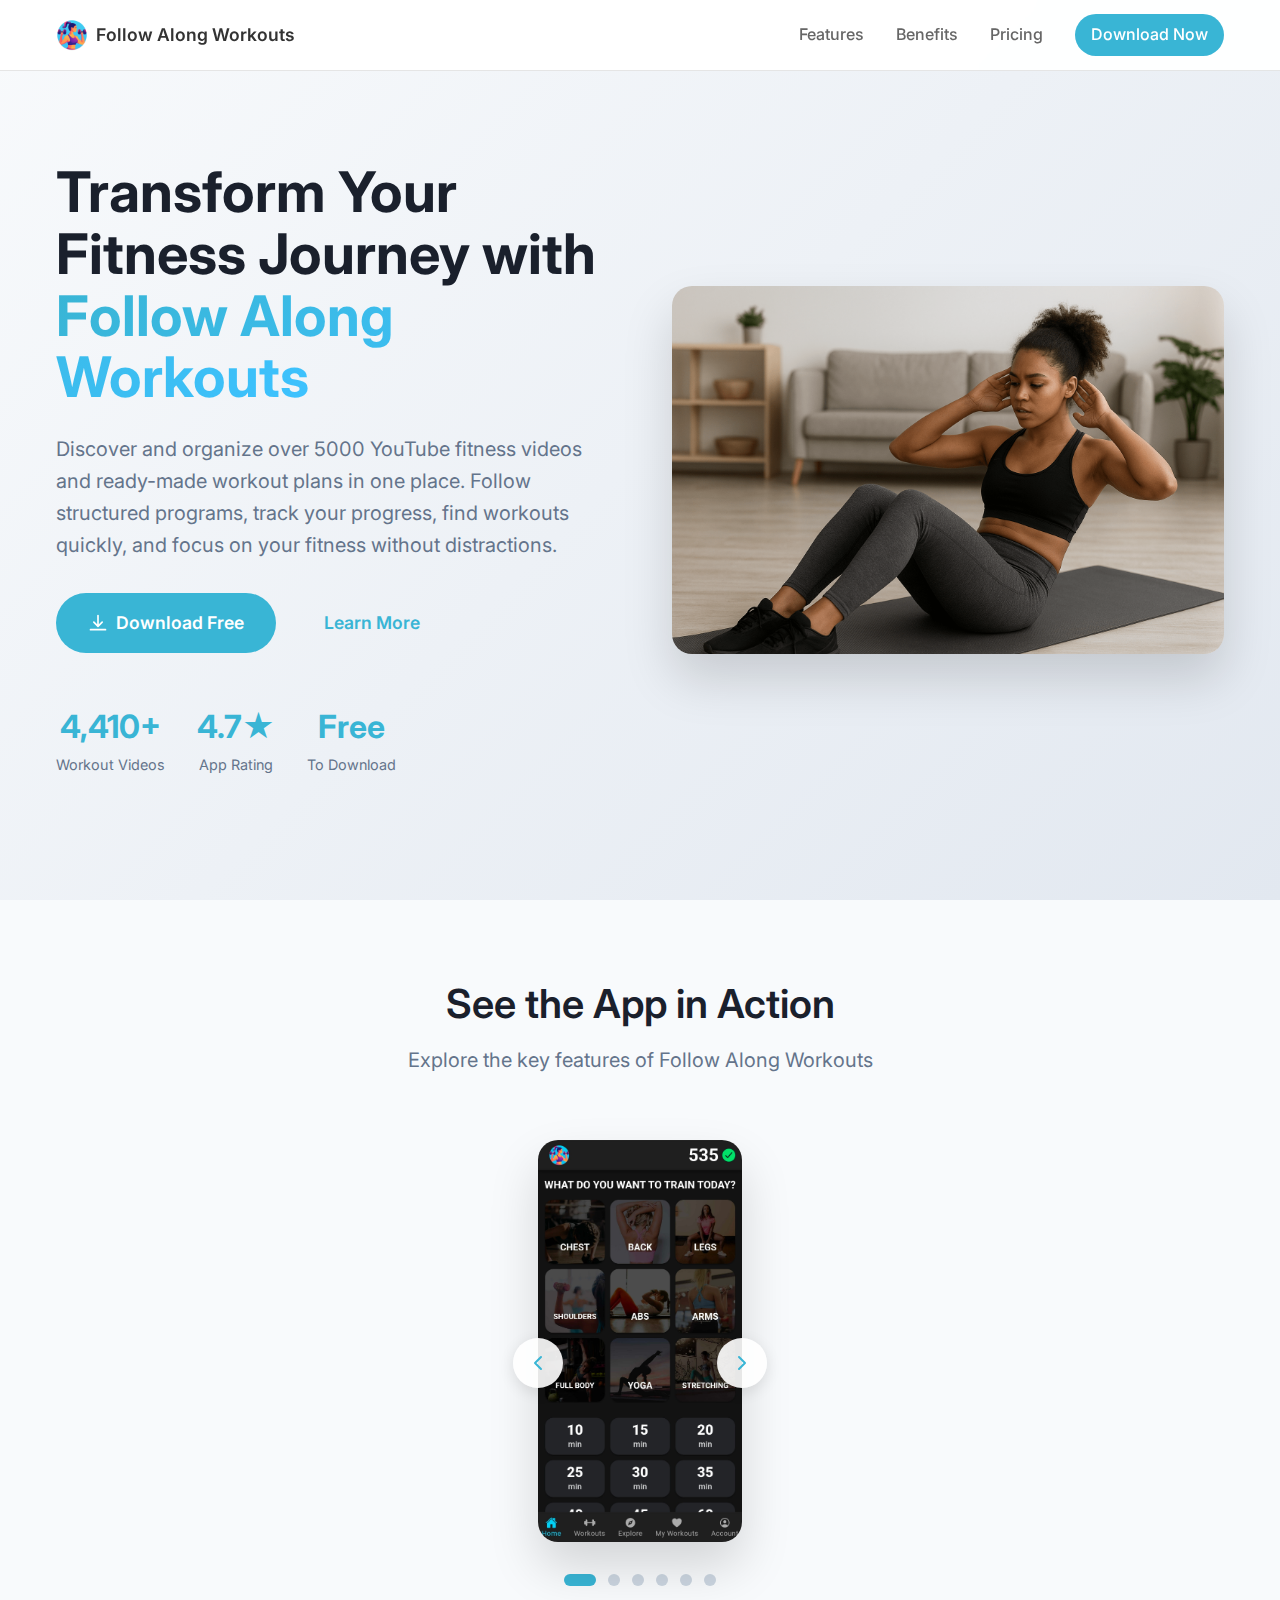
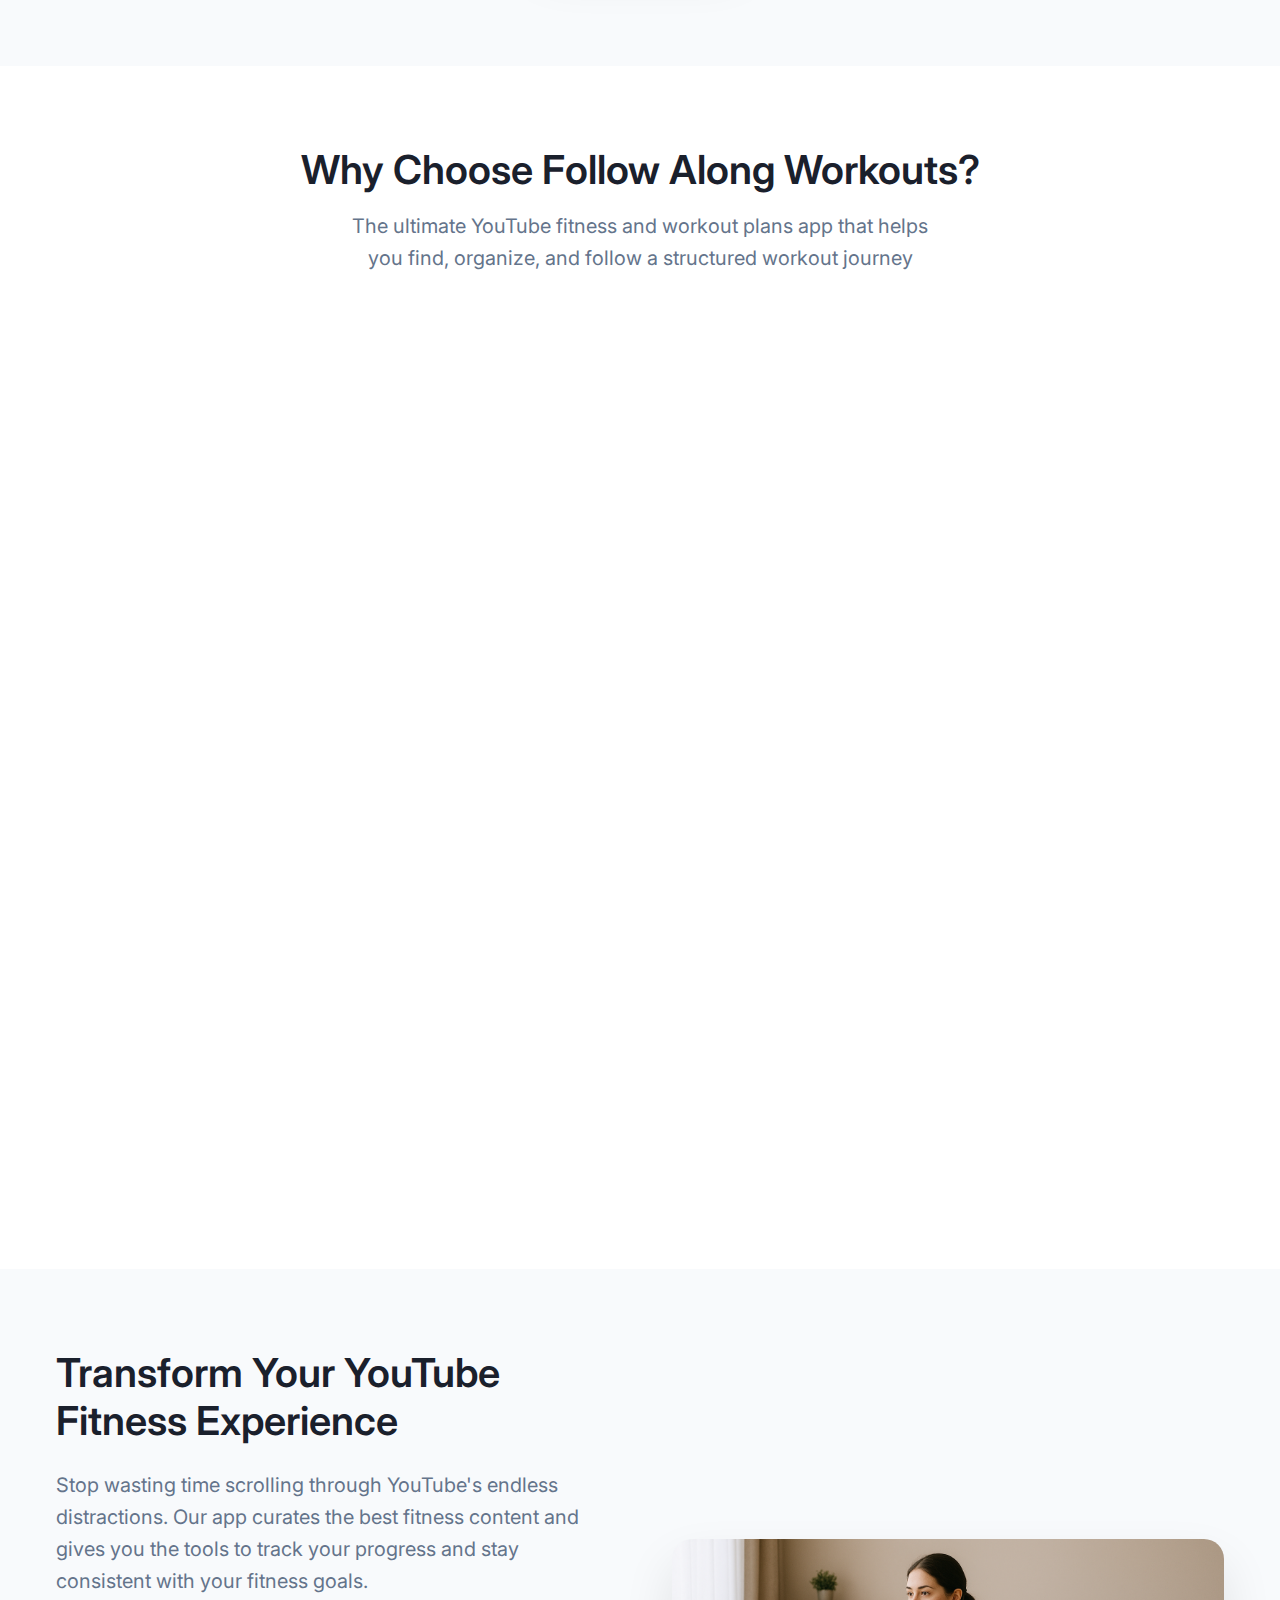
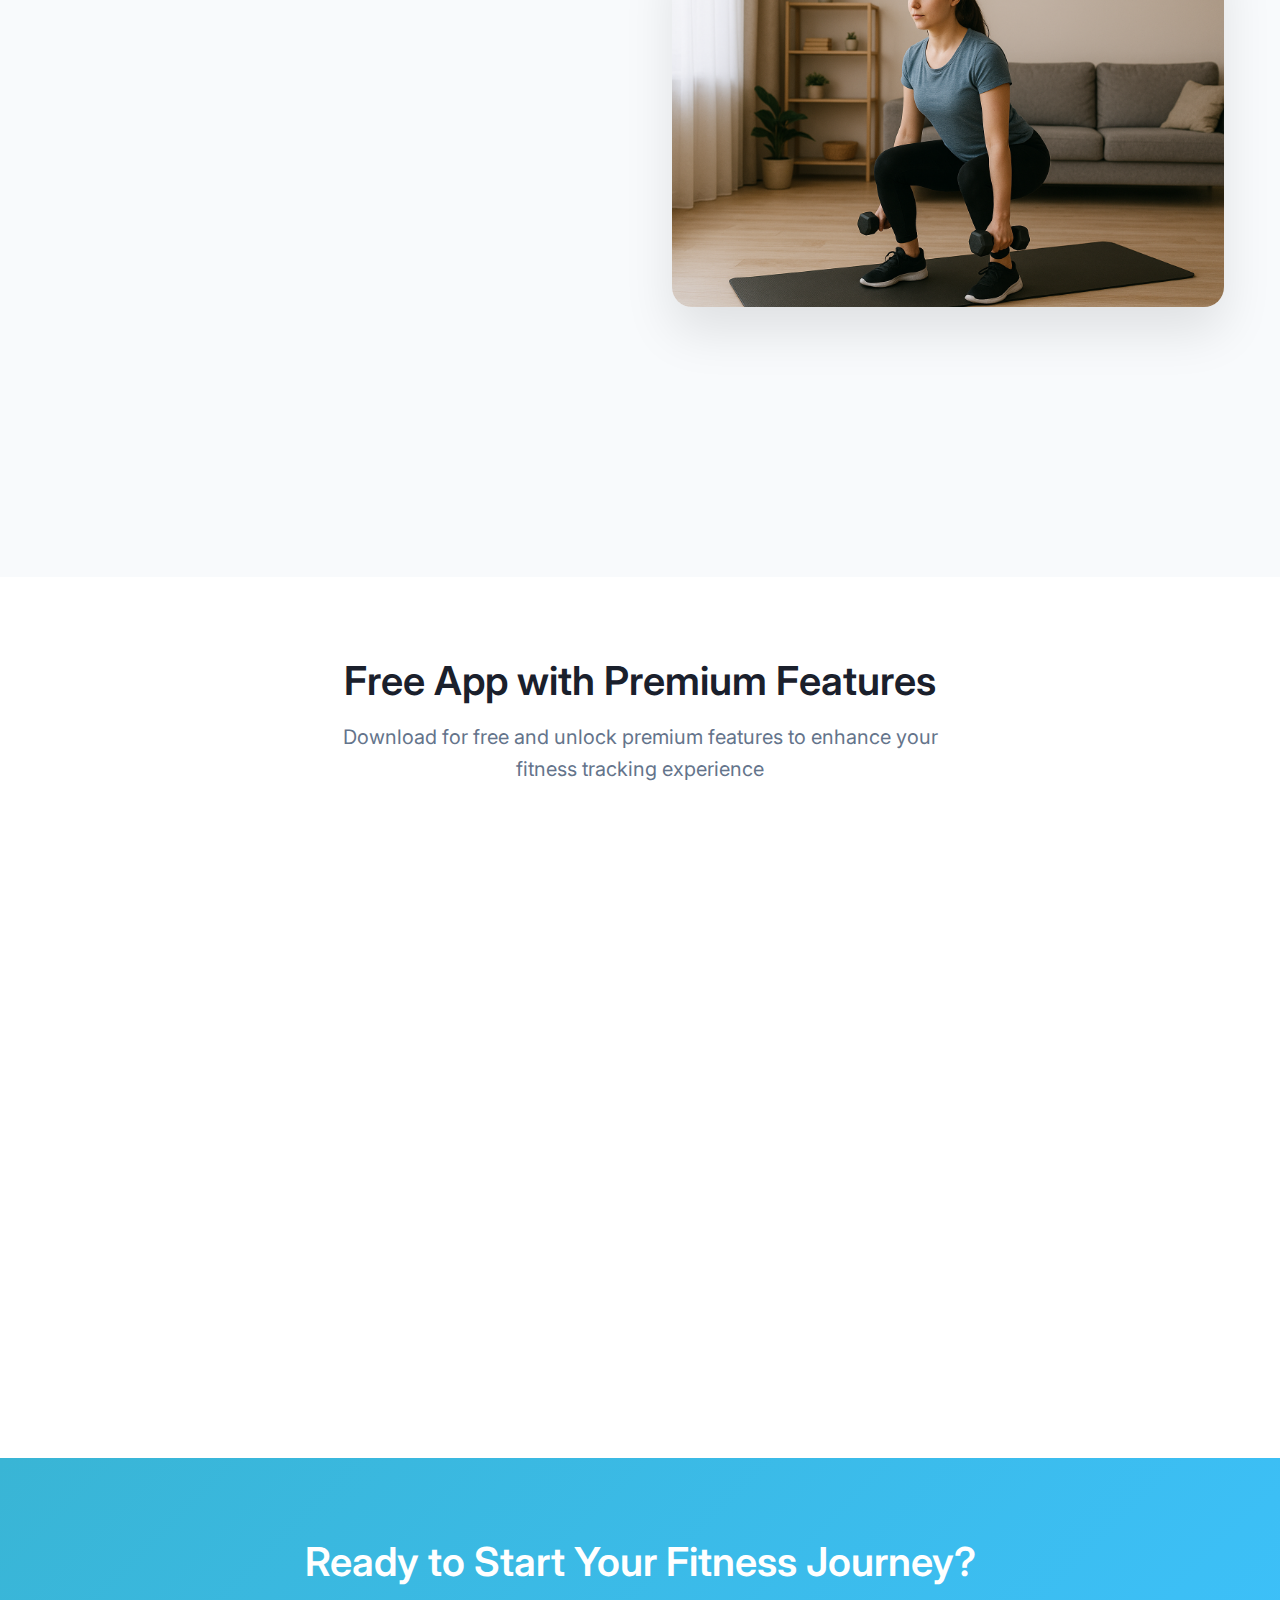
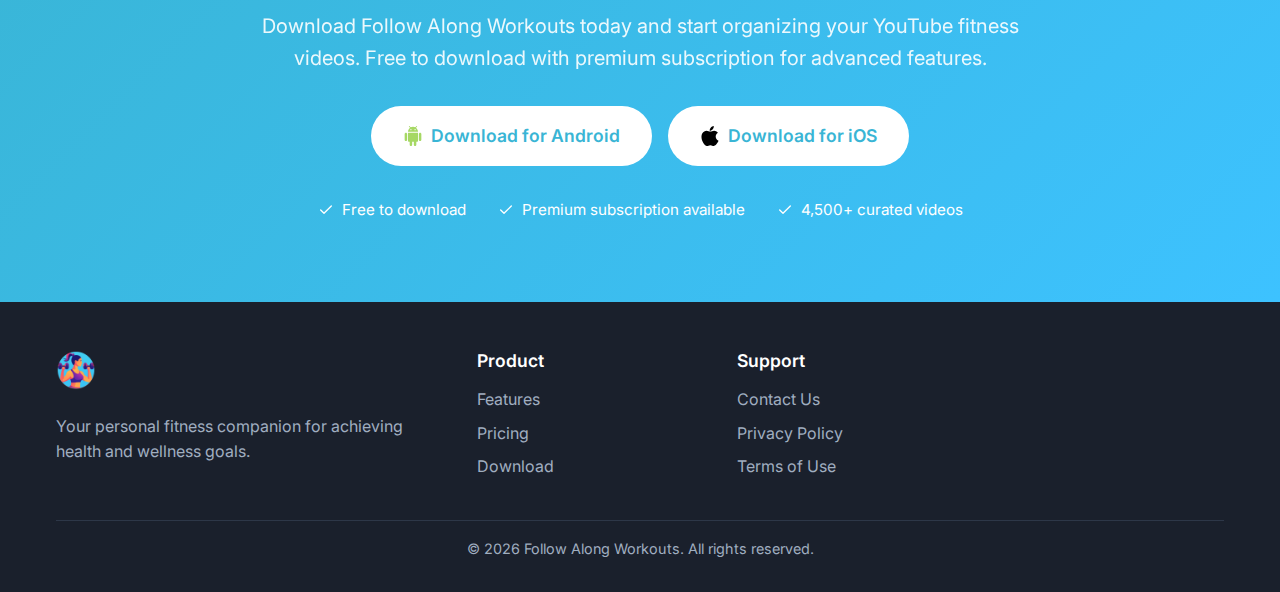
<file: index.html>
<!DOCTYPE html>
<html lang="en">

<head>
	<meta charset="UTF-8" />
	<meta
		name="viewport"
		content="width=device-width, initial-scale=1.0"
	/>
	<title>Follow Along Workouts - Your Personal Fitness Companion</title>
	<meta
		name="description"
		content="Transform your fitness journey with Follow Along Workouts. Access premium workout videos, follow structured workout plans, track your progress, and achieve your fitness goals with our comprehensive workout app."
	/>
	<link
		rel="stylesheet"
		href="styles.css"
	/>
	<link
		rel="preconnect"
		href="https://fonts.googleapis.com"
	/>
	<link
		rel="preconnect"
		href="https://fonts.gstatic.com"
		crossorigin
	/>
	<link
		href="https://fonts.googleapis.com/css2?family=Inter:wght@300;400;500;600;700&display=swap"
		rel="stylesheet"
	/>
	<link
		rel="icon"
		type="image/png"
		href="assets/favicon.png"
	/>
	<link
		rel="apple-touch-icon"
		href="assets/favicon.png"
	/>
</head>

<body>
	<!-- Navigation -->
	<nav class="nav">
		<div class="nav__container">
			<div class="nav__logo">
				<img
					src="assets/logo.png"
					alt="Follow Along Workouts"
					class="nav__logo-img"
				/>
				<span class="nav__logo-text">Follow Along Workouts</span>
			</div>
			<div
				class="nav__menu"
				id="nav-menu"
			>
				<a
					href="#features"
					class="nav__link"
				>Features</a>
				<a
					href="#benefits"
					class="nav__link"
				>Benefits</a>
				<a
					href="#pricing"
					class="nav__link"
				>Pricing</a>
				<a
					href="#download"
					class="nav__link nav__link--cta"
				>Download Now</a>
			</div>
			<button
				class="nav__toggle"
				id="nav-toggle"
				aria-label="Toggle navigation"
			>
				<span class="nav__toggle-line"></span>
				<span class="nav__toggle-line"></span>
				<span class="nav__toggle-line"></span>
			</button>
		</div>
	</nav>

	<!-- Hero Section -->
	<section class="hero">
		<div class="hero__container">
			<div class="hero__content">
				<h1 class="hero__title">
					Transform Your Fitness Journey with
					<span class="hero__title--highlight">Follow Along Workouts</span>
				</h1>
				<p class="hero__description">
					Discover and organize over 5000 YouTube fitness videos and ready-made workout plans in one place. Follow structured programs, track your progress,
					find workouts quickly, and focus on your fitness without distractions.
				</p>
				<div class="hero__buttons">
					<a
						href="#download"
						class="btn btn--primary btn--large"
					>
						<img
							src="assets/icons/download-icon.svg"
							alt="Download"
							class="btn__icon"
						/>
						Download Free
					</a>
					<a
						href="#features"
						class="btn btn--secondary btn--large"
					> Learn More </a>
				</div>
				<div class="hero__stats">
					<div class="hero__stat">
						<span class="hero__stat-number">4,500+</span>
						<span class="hero__stat-label">Workout Videos</span>
					</div>
					<div class="hero__stat">
						<span class="hero__stat-number">4.8★</span>
						<span class="hero__stat-label">App Rating</span>
					</div>
					<div class="hero__stat">
						<span class="hero__stat-number">Free</span>
						<span class="hero__stat-label">To Download</span>
					</div>
				</div>
			</div>
			<div class="hero__image">
				<img
					src="assets/woman-workout.png"
					alt="Follow Along Workouts App"
					class="hero__img"
				/>
			</div>
		</div>
	</section>

	<!-- Screenshots Carousel Section -->
	<section
		class="screenshots"
		id="screenshots"
	>
		<div class="screenshots__container">
			<div class="screenshots__header">
				<h2 class="screenshots__title">See the App in Action</h2>
				<p class="screenshots__subtitle">Explore the key features of Follow Along Workouts</p>
			</div>
			<div
				class="carousel"
				tabindex="0"
				role="region"
				aria-label="App screenshots carousel"
			>
				<button
					class="carousel__button carousel__button--prev"
					aria-label="Previous screenshot"
				>
					<svg
						width="24"
						height="24"
						viewBox="0 0 24 24"
						fill="none"
						xmlns="http://www.w3.org/2000/svg"
					>
						<path
							d="M15 18L9 12L15 6"
							stroke="currentColor"
							stroke-width="2"
							stroke-linecap="round"
							stroke-linejoin="round"
						/>
					</svg>
				</button>
				<div class="carousel__track-container">
					<div class="carousel__track">
						<div class="carousel__slide carousel__slide--active">
							<img
								src="assets/examples/home.jpg"
								alt="Home Screen"
								class="carousel__image"
							/>
						</div>
						<div class="carousel__slide carousel__slide--active">
							<img
								src="assets/examples/plans.jpg"
								alt="Home Screen"
								class="carousel__image"
							/>
						</div>
						<div class="carousel__slide">
							<img
								src="assets/examples/fav.jpg"
								alt="Favorites"
								class="carousel__image"
							/>
						</div>
						<div class="carousel__slide">
							<img
								src="assets/examples/calendar.jpg"
								alt="Calendar"
								class="carousel__image"
							/>
						</div>
						<div class="carousel__slide">
							<img
								src="assets/examples/stats.jpg"
								alt="Statistics"
								class="carousel__image"
							/>
						</div>
						<div class="carousel__slide">
							<img
								src="assets/examples/list.jpg"
								alt="Workout List"
								class="carousel__image"
							/>
						</div>
					</div>
				</div>
				<button
					class="carousel__button carousel__button--next"
					aria-label="Next screenshot"
				>
					<svg
						width="24"
						height="24"
						viewBox="0 0 24 24"
						fill="none"
						xmlns="http://www.w3.org/2000/svg"
					>
						<path
							d="M9 18L15 12L9 6"
							stroke="currentColor"
							stroke-width="2"
							stroke-linecap="round"
							stroke-linejoin="round"
						/>
					</svg>
				</button>
				<div class="carousel__nav">
					<button
						class="carousel__indicator carousel__indicator--active"
						aria-label="Go to slide 1"
					></button>
					<button
						class="carousel__indicator"
						aria-label="Go to slide 2"
					></button>
					<button
						class="carousel__indicator"
						aria-label="Go to slide 3"
					></button>
					<button
						class="carousel__indicator"
						aria-label="Go to slide 4"
					></button>
					<button
						class="carousel__indicator"
						aria-label="Go to slide 5"
					></button>
					<button
						class="carousel__indicator"
						aria-label="Go to slide 6"
					></button>
				</div>
			</div>
		</div>
	</section>

	<!-- Features Section -->
	<section
		class="features"
		id="features"
	>
		<div class="features__container">
			<div class="features__header">
				<h2 class="features__title">Why Choose Follow Along Workouts?</h2>
				<p class="features__subtitle">The ultimate YouTube fitness and workout plans app that helps you find, organize, and follow a structured workout journey
				</p>
			</div>
			<div class="features__grid">
				<div class="feature-card">
					<div class="feature-card__icon">
						<img
							src="assets/icons/workout-videos.svg"
							alt="Workout Videos"
							class="feature-card__icon-img"
						/>
					</div>
					<h3 class="feature-card__title">Curated YouTube Videos</h3>
					<p class="feature-card__description">
						Access over 4,500 handpicked YouTube fitness videos organized by category, difficulty, and duration for all fitness levels, plus follow-along
						content that fits into your workout plans.
					</p>
				</div>
				<div class="feature-card">
					<div class="feature-card__icon">
						<img
							src="assets/icons/save-workouts.svg"
							alt="Save Workouts"
							class="feature-card__icon-img"
						/>
					</div>
					<h3 class="feature-card__title">Save Workouts</h3>
					<p class="feature-card__description">
						Save your favorite YouTube workouts for quick access and create personalized workout collections without YouTube's clutter.
					</p>
				</div>
				<div class="feature-card">
					<div class="feature-card__icon">
						<img
							src="assets/icons/sync-devices.svg"
							alt="Sync Across Devices"
							class="feature-card__icon-img"
						/>
					</div>
					<h3 class="feature-card__title">Structured Workout Plans</h3>
					<p class="feature-card__description">Follow ready-made workout plans built from the best YouTube videos and customize them to your life — adjust
						duration in weeks, training days per week, and intensity levels.</p>
				</div>
				<div class="feature-card">
					<div class="feature-card__icon">
						<img
							src="assets/icons/ad-free.svg"
							alt="Ad-Free Experience"
							class="feature-card__icon-img"
						/>
					</div>
					<h3 class="feature-card__title">Ad-Free Experience</h3>
					<p class="feature-card__description">
						Focus on your workouts without YouTube ads, shorts, or distractions. Pure fitness content without interruptions.
					</p>
				</div>
				<div class="feature-card">
					<div class="feature-card__icon">
						<img
							src="assets/icons/advanced-filters.svg"
							alt="Advanced Filters"
							class="feature-card__icon-img"
						/>
					</div>
					<h3 class="feature-card__title">Advanced Filters</h3>
					<p class="feature-card__description">
						Find the perfect workout quickly with advanced filtering options for duration, difficulty, and muscle groups - much better than YouTube's search.
					</p>
				</div>
				<div class="feature-card">
					<div class="feature-card__icon">
						<img
							src="assets/icons/progress-tracking.svg"
							alt="Detailed Statistics"
							class="feature-card__icon-img"
						/>
					</div>
					<h3 class="feature-card__title">Detailed Statistics</h3>
					<p class="feature-card__description">
						Track your progress with comprehensive insights including streaks, frequency, and performance analytics - unavailable on YouTube.
					</p>
				</div>
			</div>
		</div>
	</section>

	<!-- Benefits Section -->
	<section
		class="benefits"
		id="benefits"
	>
		<div class="benefits__container">
			<div class="benefits__content">
				<h2 class="benefits__title">Transform Your YouTube Fitness Experience</h2>
				<p class="benefits__description">
					Stop wasting time scrolling through YouTube's endless distractions. Our app curates the best fitness content and gives you the tools to track your
					progress and stay consistent with your fitness goals.
				</p>
				<div class="benefits__list">
					<div class="benefit-item">
						<div class="benefit-item__icon">
							<img
								src="assets/icons/checkmark.svg"
								alt="Checkmark"
								class="benefit-item__icon-img"
							/>
						</div>
						<div class="benefit-item__content">
							<h3 class="benefit-item__title">No more endless scrolling</h3>
							<p class="benefit-item__description">Find the perfect workout in seconds, not minutes</p>
						</div>
					</div>
					<div class="benefit-item">
						<div class="benefit-item__icon">
							<img
								src="assets/icons/checkmark.svg"
								alt="Checkmark"
								class="benefit-item__icon-img"
							/>
						</div>
						<div class="benefit-item__content">
							<h3 class="benefit-item__title">Stay focused on fitness</h3>
							<p class="benefit-item__description">No shorts, ads, or unrelated content to distract you</p>
						</div>
					</div>
					<div class="benefit-item">
						<div class="benefit-item__icon">
							<img
								src="assets/icons/checkmark.svg"
								alt="Checkmark"
								class="benefit-item__icon-img"
							/>
						</div>
						<div class="benefit-item__content">
							<h3 class="benefit-item__title">Build consistent habits</h3>
							<p class="benefit-item__description">Track your streaks and maintain motivation with progress insights</p>
						</div>
					</div>
					<div class="benefit-item">
						<div class="benefit-item__icon">
							<img
								src="assets/icons/checkmark.svg"
								alt="Checkmark"
								class="benefit-item__icon-img"
							/>
						</div>
						<div class="benefit-item__content">
							<h3 class="benefit-item__title">Organize your fitness journey</h3>
							<p class="benefit-item__description">Save favorites and organize your workout history for easy access</p>
						</div>
					</div>
					<div class="benefit-item">
						<div class="benefit-item__icon">
							<img
								src="assets/icons/checkmark.svg"
								alt="Checkmark"
								class="benefit-item__icon-img"
							/>
						</div>
						<div class="benefit-item__content">
							<h3 class="benefit-item__title">Get started immediately</h3>
							<p class="benefit-item__description">Download for free and access basic features, upgrade to premium for advanced tracking</p>
						</div>
					</div>
				</div>
			</div>
			<div class="benefits__image">
				<img
					src="assets/woman-workout-1.png"
					alt="App Benefits"
					class="benefits__img"
				/>
			</div>
		</div>
	</section>

	<!-- Pricing Section -->
	<section
		class="pricing"
		id="pricing"
	>
		<div class="pricing__container">
			<div class="pricing__header">
				<h2 class="pricing__title">Free App with Premium Features</h2>
				<p class="pricing__subtitle">Download for free and unlock premium features to enhance your fitness tracking experience</p>
			</div>
			<div class="pricing__grid">
				<div class="pricing-card pricing-card--featured">
					<div class="pricing-card__badge">Free</div>
					<div class="pricing-card__header">
						<h3 class="pricing-card__title">Free Version</h3>
						<div class="pricing-card__price">
							<span class="pricing-card__currency">$</span>
							<span class="pricing-card__amount">0</span>
							<span class="pricing-card__period">/forever</span>
						</div>
					</div>
					<div class="pricing-card__features">
						<div class="pricing-card__feature">
							<img
								src="assets/icons/checkmark.svg"
								alt="Included"
								class="pricing-card__feature-icon"
							/>
							<span>Access to all 4,500+ videos</span>
						</div>
						<div class="pricing-card__feature">
							<img
								src="assets/icons/checkmark.svg"
								alt="Included"
								class="pricing-card__feature-icon"
							/>
							<span>Simple search functionality</span>
						</div>
						<div class="pricing-card__feature">
							<img
								src="assets/icons/checkmark.svg"
								alt="Included"
								class="pricing-card__feature-icon"
							/>
							<span>Ad-free experience</span>
						</div>
						<div class="pricing-card__feature">
							<img
								src="assets/icons/checkmark.svg"
								alt="Included"
								class="pricing-card__feature-icon"
							/>
							<span>Advanced filtering options</span>
						</div>
					</div>
					<a
						href="#download"
						class="pricing-card__button"
					>Download Free</a>
				</div>
				<div class="pricing-card">
					<div class="pricing-card__header">
						<h3 class="pricing-card__title">Premium Features</h3>
						<div class="pricing-card__price">
							<span class="pricing-card__currency">$</span>
							<span class="pricing-card__amount">2.50</span>
							<span class="pricing-card__period">/month</span>
						</div>
					</div>
					<div class="pricing-card__features">
						<div class="pricing-card__feature">
							<img
								src="assets/icons/checkmark.svg"
								alt="Included"
								class="pricing-card__feature-icon"
							/>
							<span>Everything in Free</span>
						</div>
						<div class="pricing-card__feature">
							<img
								src="assets/icons/checkmark.svg"
								alt="Included"
								class="pricing-card__feature-icon"
							/>
							<span>Save favorite workouts</span>
						</div>
						<div class="pricing-card__feature">
							<img
								src="assets/icons/checkmark.svg"
								alt="Included"
								class="pricing-card__feature-icon"
							/>
							<span>Workout history tracking</span>
						</div>
						<div class="pricing-card__feature">
							<img
								src="assets/icons/checkmark.svg"
								alt="Included"
								class="pricing-card__feature-icon"
							/>
							<span>Detailed statistics & analytics</span>
						</div>
						<div class="pricing-card__feature">
							<img
								src="assets/icons/checkmark.svg"
								alt="Included"
								class="pricing-card__feature-icon"
							/>
							<span>Custom workout plans</span>
						</div>
						<div class="pricing-card__feature">
							<img
								src="assets/icons/checkmark.svg"
								alt="Included"
								class="pricing-card__feature-icon"
							/>
							<span>Plan customization (duration, weekdays, intensity)</span>
						</div>
					</div>
					<a
						href="#download"
						class="pricing-card__button"
					>Upgrade to Premium</a>
				</div>
			</div>
		</div>
	</section>

	<!-- Download Section -->
	<section
		class="download"
		id="download"
	>
		<div class="download__container">
			<div class="download__content">
				<h2 class="download__title">Ready to Start Your Fitness Journey?</h2>
				<p class="download__description">
					Download Follow Along Workouts today and start organizing your YouTube fitness videos. Free to download with premium subscription for advanced
					features.
				</p>
				<div class="download__buttons">
					<a
						href="https://play.google.com/store/apps/details?id=com.followalong.prod.app&pcampaignid=web_share"
						target="_blank"
						rel="noopener noreferrer"
						class="btn btn--primary btn--large download__button"
					>
						<img
							src="assets/icons/android-icon.svg"
							alt="Android"
							class="btn__icon"
						/>
						Download for Android
					</a>
					<a
						href="https://apps.apple.com/lt/app/follow-along-workouts/id6755179388"
						target="_blank"
						rel="noopener noreferrer"
						class="btn btn--secondary btn--large download__button"
					>
						<img
							src="assets/icons/ios-icon.svg"
							alt="iOS"
							class="btn__icon"
						/>
						Download for iOS
					</a>
				</div>
				<div class="download__features">
					<div class="download__feature">
						<img
							src="assets/icons/checkmark.svg"
							alt="Free Download"
							class="download__feature-icon"
						/>
						<span>Free to download</span>
					</div>
					<div class="download__feature">
						<img
							src="assets/icons/checkmark.svg"
							alt="Premium Features"
							class="download__feature-icon"
						/>
						<span>Premium subscription available</span>
					</div>
					<div class="download__feature">
						<img
							src="assets/icons/checkmark.svg"
							alt="4,500+ Videos"
							class="download__feature-icon"
						/>
						<span>4,500+ curated videos</span>
					</div>
				</div>
			</div>
		</div>
	</section>

	<!-- Footer -->
	<footer class="footer">
		<div class="footer__container">
			<div class="footer__content">
				<div class="footer__brand">
					<img
						src="assets/logo.png"
						alt="Follow Along Workouts"
						class="footer__logo"
					/>
					<p class="footer__description">Your personal fitness companion for achieving health and wellness goals.</p>
				</div>
				<div class="footer__links">
					<div class="footer__column">
						<h4 class="footer__column-title">Product</h4>
						<a
							href="#features"
							class="footer__link"
						>Features</a>
						<a
							href="#pricing"
							class="footer__link"
						>Pricing</a>
						<a
							href="#download"
							class="footer__link"
						>Download</a>
					</div>
					<div class="footer__column">
						<h4 class="footer__column-title">Support</h4>
						<a
							href="contact-us.html"
							class="footer__link"
						>Contact Us</a>
						<a
							href="privacy-policy.html"
							class="footer__link"
						>Privacy Policy</a>
						<a
							href="terms-of-use.html"
							class="footer__link"
						>Terms of Use</a>
					</div>
				</div>
			</div>
			<div class="footer__bottom">
				<p class="footer__copyright">© <span id="current-year">2024</span> Follow Along Workouts. All rights reserved.</p>
			</div>
		</div>
	</footer>

	<script src="script.js"></script>
</body>

</html>
</file>
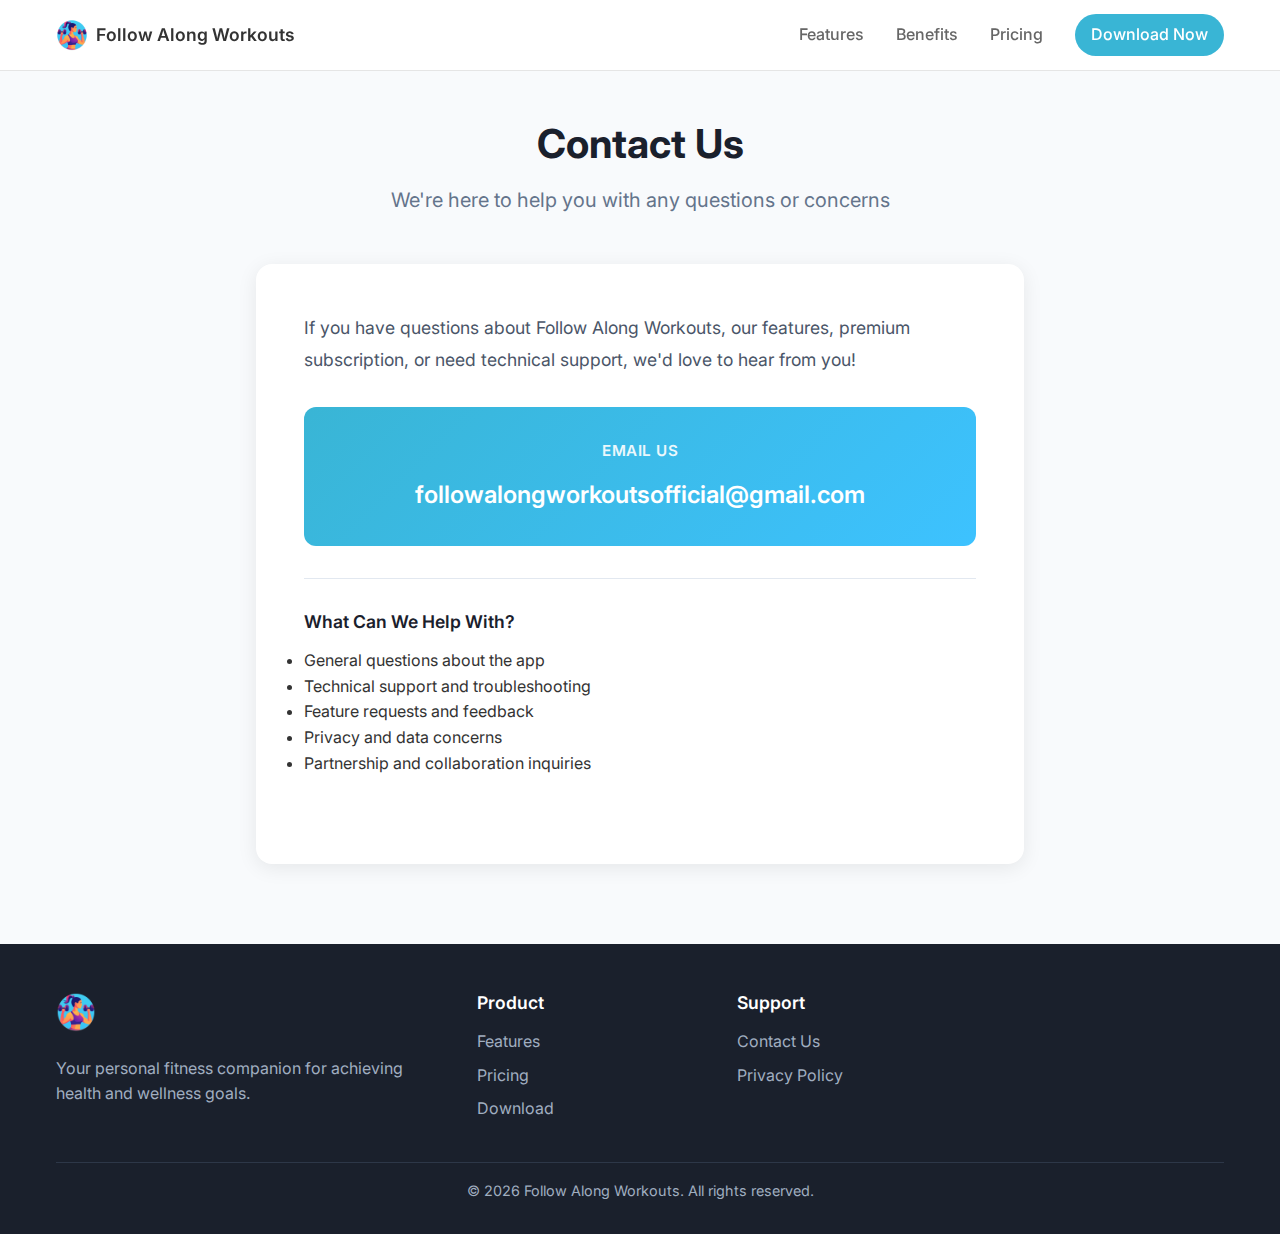
<file: contact-us.html>
<!DOCTYPE html>
<html lang="en">
	<head>
		<meta charset="UTF-8" />
		<meta name="viewport" content="width=device-width, initial-scale=1.0" />
		<title>Contact Us - Follow Along Workouts</title>
		<meta name="description" content="Contact Follow Along Workouts team" />
		<link rel="stylesheet" href="styles.css" />
		<link rel="preconnect" href="https://fonts.googleapis.com" />
		<link rel="preconnect" href="https://fonts.gstatic.com" crossorigin />
		<link href="https://fonts.googleapis.com/css2?family=Inter:wght@300;400;500;600;700&display=swap" rel="stylesheet" />
		<link rel="icon" type="image/png" href="assets/favicon.png" />
		<link rel="apple-touch-icon" href="assets/favicon.png" />
		<style>
			.contact {
				padding: 120px 0 80px;
				background: #f8fafc;
				min-height: 100vh;
			}

			.contact__container {
				max-width: 800px;
				margin: 0 auto;
				padding: 0 1rem;
			}

			.contact__header {
				margin-bottom: 3rem;
				text-align: center;
			}

			.contact__title {
				font-size: 2.5rem;
				font-weight: 700;
				color: #1a202c;
				margin-bottom: 1rem;
			}

			.contact__subtitle {
				font-size: 1.25rem;
				color: #64748b;
			}

			.contact__content {
				background: white;
				padding: 3rem;
				border-radius: 16px;
				box-shadow: 0 4px 20px rgba(0, 0, 0, 0.08);
			}

			.contact__info {
				margin-bottom: 2.5rem;
			}

			.contact__message {
				font-size: 1.1rem;
				color: #4a5568;
				line-height: 1.8;
				margin-bottom: 2rem;
			}

			.contact__email-box {
				background: linear-gradient(135deg, #39b5d5 0%, #3dc2ff 100%);
				padding: 2rem;
				border-radius: 12px;
				text-align: center;
				color: white;
			}

			.contact__email-label {
				font-size: 0.95rem;
				opacity: 0.9;
				margin-bottom: 0.75rem;
				text-transform: uppercase;
				letter-spacing: 0.5px;
				font-weight: 600;
			}

			.contact__email-link {
				font-size: 1.5rem;
				font-weight: 600;
				color: white;
				text-decoration: none;
				transition: transform 0.3s ease;
				display: inline-block;
			}

			.contact__email-link:hover {
				transform: translateY(-2px);
				text-decoration: underline;
			}

			.contact__support-hours {
				margin-top: 2rem;
				padding-top: 2rem;
				border-top: 1px solid #e2e8f0;
			}

			.contact__support-title {
				font-size: 1.1rem;
				font-weight: 600;
				color: #1a202c;
				margin-bottom: 1rem;
			}

			.contact__support-text {
				color: #64748b;
				line-height: 1.8;
			}

			@media (max-width: 768px) {
				.contact__title {
					font-size: 2rem;
				}

				.contact__content {
					padding: 2rem 1.5rem;
				}
			}

			@media (max-width: 480px) {
				.contact__title {
					font-size: 1.75rem;
				}

				.contact__content {
					padding: 1.5rem 1rem;
				}

				.contact__email-link {
					font-size: 1.2rem;
				}
			}
		</style>
	</head>
	<body>
		<!-- Navigation -->
		<nav class="nav">
			<div class="nav__container">
				<div class="nav__logo">
					<a href="index.html" style="display: flex; align-items: center; gap: 0.5rem; text-decoration: none; color: #333">
						<img src="assets/logo.png" alt="Follow Along Workouts" class="nav__logo-img" />
						<span class="nav__logo-text">Follow Along Workouts</span>
					</a>
				</div>
				<div class="nav__menu" id="nav-menu">
					<a href="index.html#features" class="nav__link">Features</a>
					<a href="index.html#benefits" class="nav__link">Benefits</a>
					<a href="index.html#pricing" class="nav__link">Pricing</a>
					<a href="index.html#download" class="nav__link nav__link--cta">Download Now</a>
				</div>
				<button class="nav__toggle" id="nav-toggle" aria-label="Toggle navigation">
					<span class="nav__toggle-line"></span>
					<span class="nav__toggle-line"></span>
					<span class="nav__toggle-line"></span>
				</button>
			</div>
		</nav>

		<!-- Contact Section -->
		<section class="contact">
			<div class="contact__container">
				<div class="contact__header">
					<h1 class="contact__title">Contact Us</h1>
					<p class="contact__subtitle">We're here to help you with any questions or concerns</p>
				</div>

				<div class="contact__content">
					<div class="contact__info">
						<p class="contact__message">
							If you have questions about Follow Along Workouts, our features, premium subscription, or need technical support, we'd love to hear from you!
						</p>

						<div class="contact__email-box">
							<p class="contact__email-label">Email Us</p>
							<a href="mailto:followalongworkoutsofficial@gmail.com" class="contact__email-link">followalongworkoutsofficial@gmail.com</a>
						</div>

						<div class="contact__support-hours">
							<h3 class="contact__support-title">What Can We Help With?</h3>
							<ul class="privacy-section__list" style="margin-top: 1rem">
								<li class="privacy-section__list-item">General questions about the app</li>
								<li class="privacy-section__list-item">Technical support and troubleshooting</li>
								<li class="privacy-section__list-item">Feature requests and feedback</li>
								<li class="privacy-section__list-item">Privacy and data concerns</li>
								<li class="privacy-section__list-item">Partnership and collaboration inquiries</li>
							</ul>
						</div>
					</div>
				</div>
			</div>
		</section>

		<!-- Footer -->
		<footer class="footer">
			<div class="footer__container">
				<div class="footer__content">
					<div class="footer__brand">
						<img src="assets/logo.png" alt="Follow Along Workouts" class="footer__logo" />
						<p class="footer__description">Your personal fitness companion for achieving health and wellness goals.</p>
					</div>
					<div class="footer__links">
						<div class="footer__column">
							<h4 class="footer__column-title">Product</h4>
							<a href="index.html#features" class="footer__link">Features</a>
							<a href="index.html#pricing" class="footer__link">Pricing</a>
							<a href="index.html#download" class="footer__link">Download</a>
						</div>
						<div class="footer__column">
							<h4 class="footer__column-title">Support</h4>
							<a href="contact-us.html" class="footer__link">Contact Us</a>
							<a href="privacy-policy.html" class="footer__link">Privacy Policy</a>
						</div>
					</div>
				</div>
				<div class="footer__bottom">
					<p class="footer__copyright">© <span id="current-year">2025</span> Follow Along Workouts. All rights reserved.</p>
				</div>
			</div>
		</footer>

		<script src="script.js"></script>
	</body>
</html>
</file>
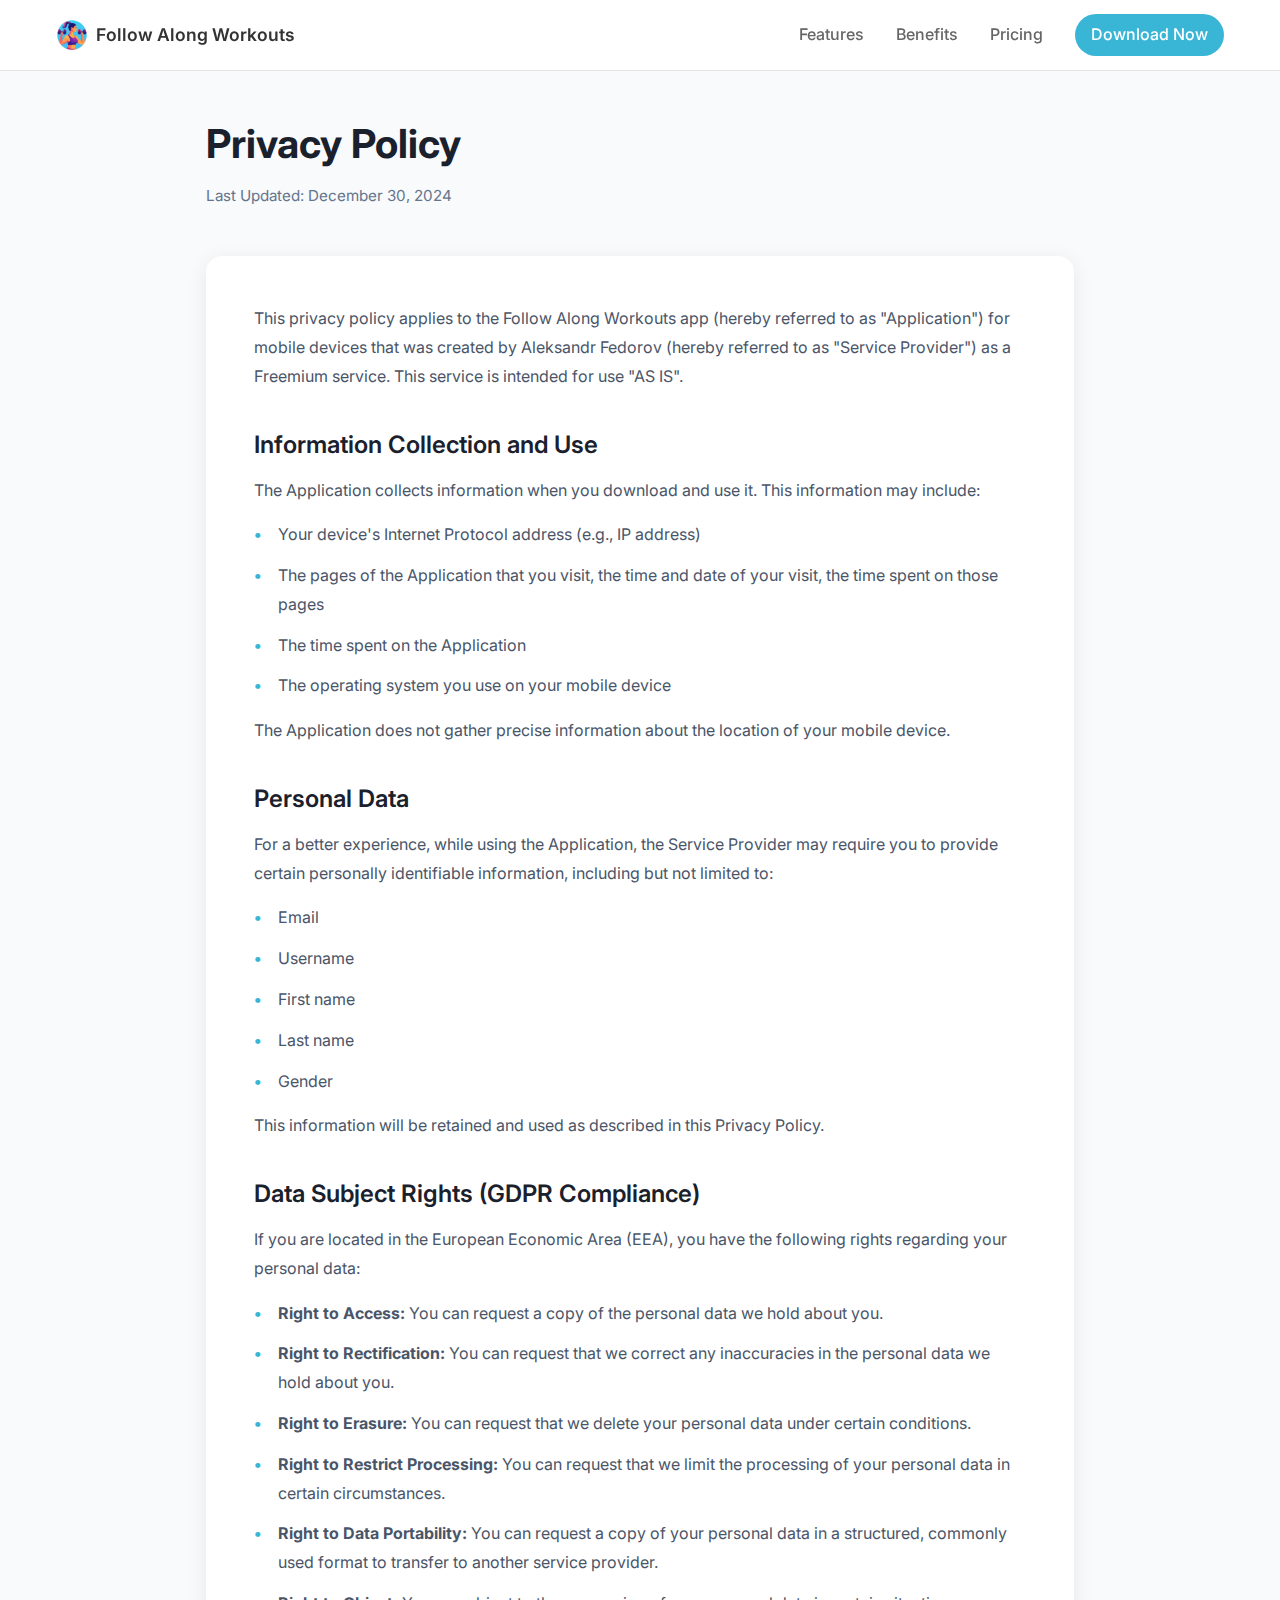
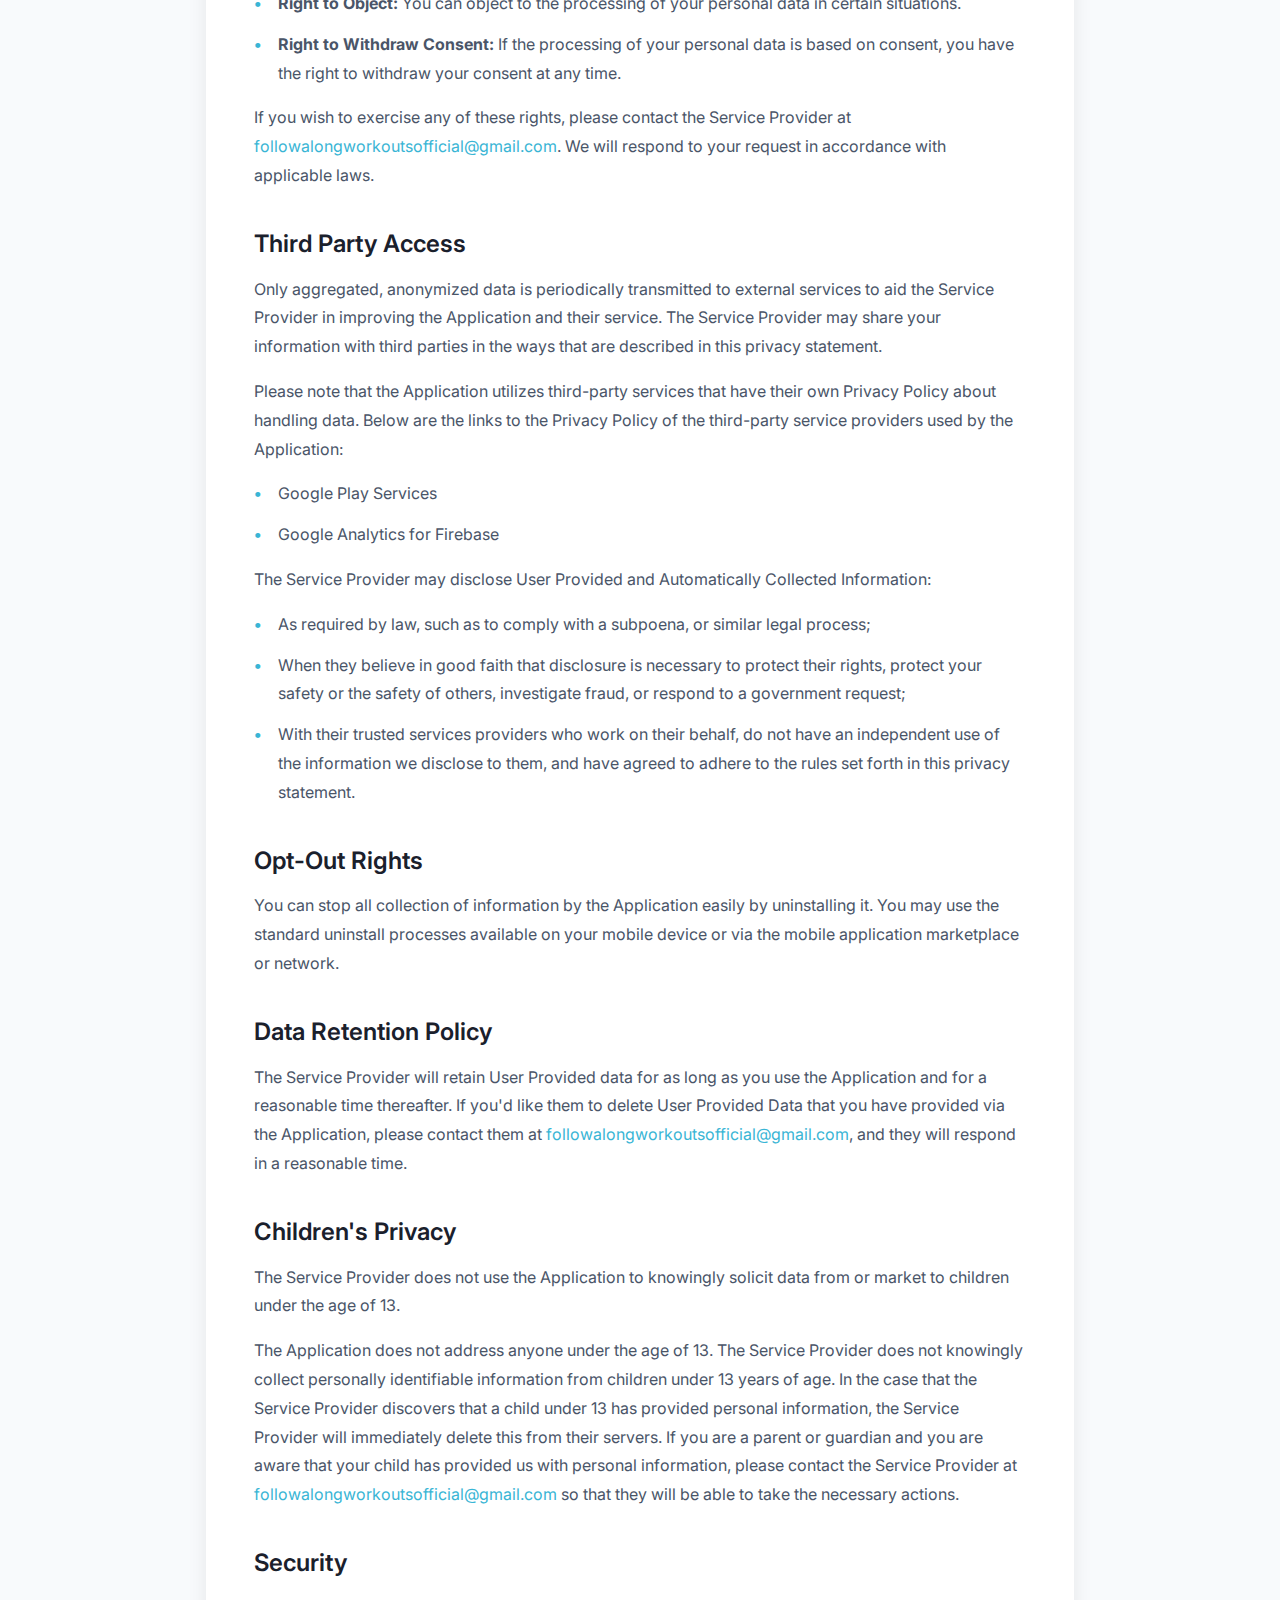
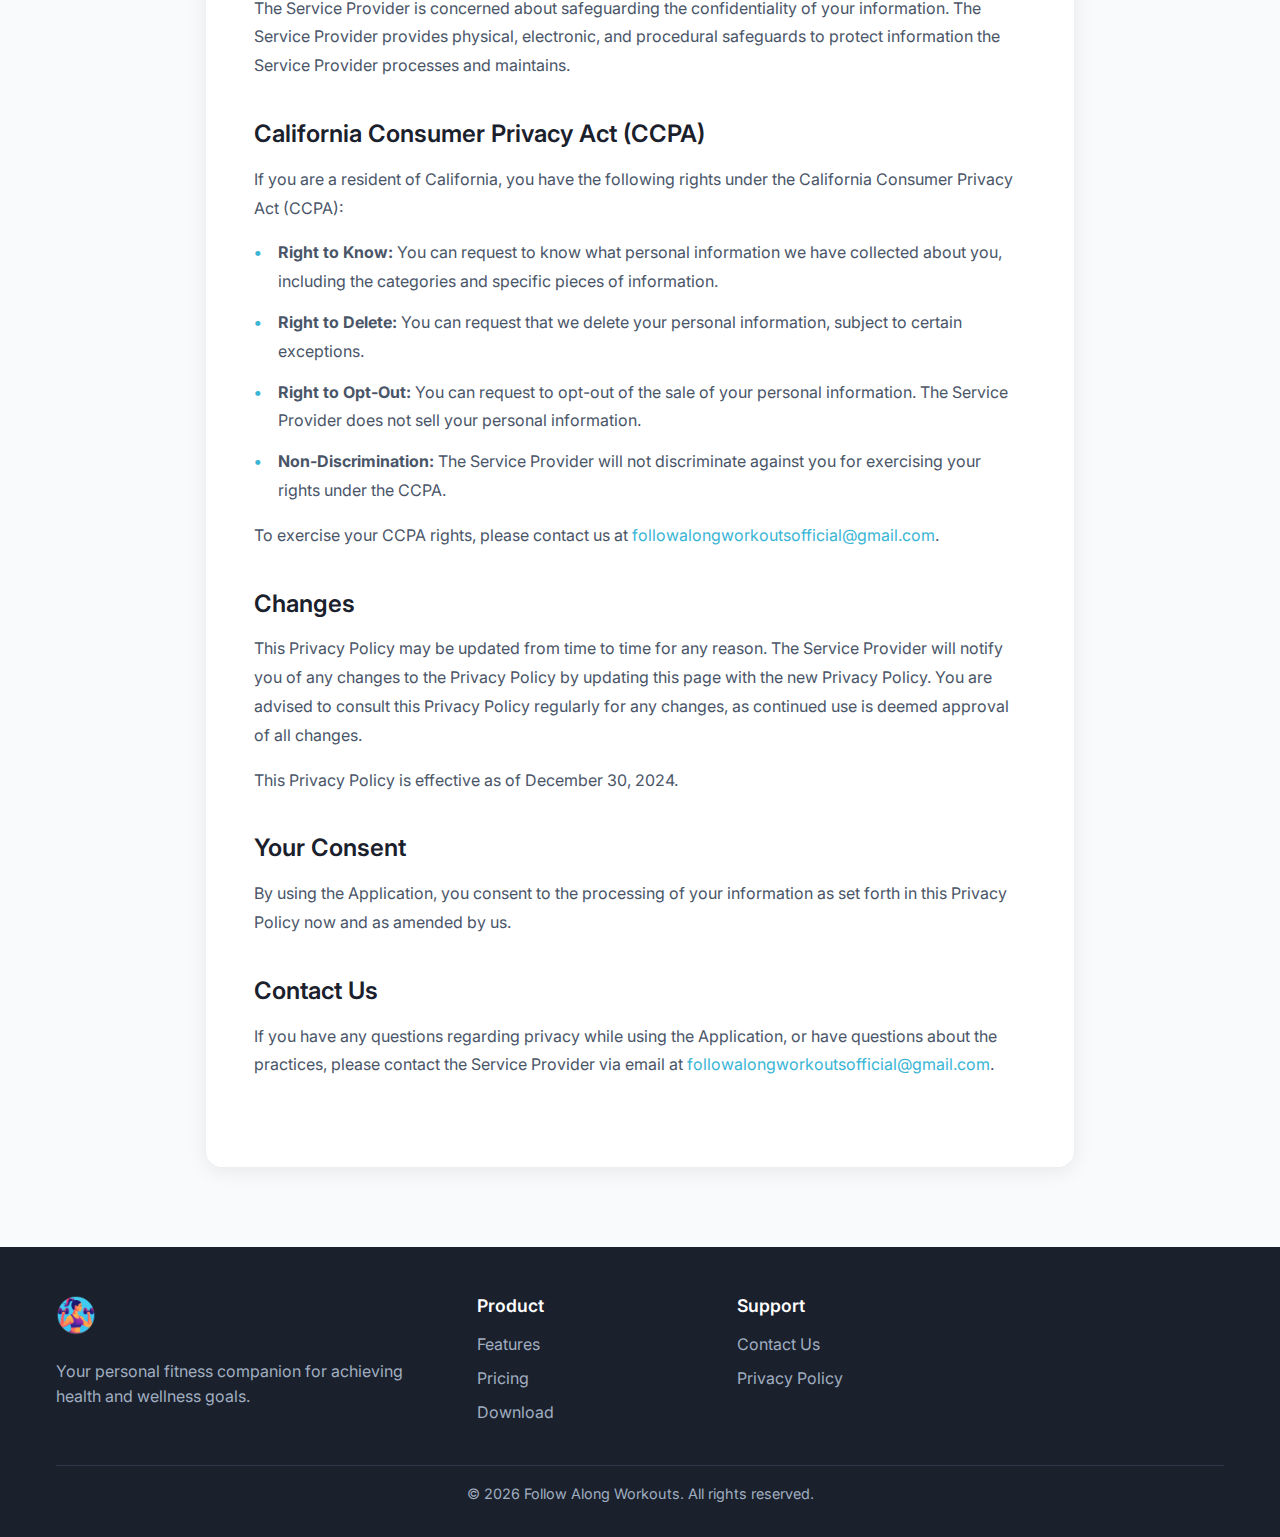
<file: privacy-policy.html>
<!DOCTYPE html>
<html lang="en">
	<head>
		<meta charset="UTF-8" />
		<meta name="viewport" content="width=device-width, initial-scale=1.0" />
		<title>Privacy Policy - Follow Along Workouts</title>
		<meta name="description" content="Privacy Policy for Follow Along Workouts app" />
		<link rel="stylesheet" href="styles.css" />
		<link rel="preconnect" href="https://fonts.googleapis.com" />
		<link rel="preconnect" href="https://fonts.gstatic.com" crossorigin />
		<link href="https://fonts.googleapis.com/css2?family=Inter:wght@300;400;500;600;700&display=swap" rel="stylesheet" />
		<link rel="icon" type="image/png" href="assets/favicon.png" />
		<link rel="apple-touch-icon" href="assets/favicon.png" />
		<style>
			.privacy-policy {
				padding: 120px 0 80px;
				background: #f8fafc;
				min-height: 100vh;
			}

			.privacy-policy__container {
				max-width: 900px;
				margin: 0 auto;
				padding: 0 1rem;
			}

			.privacy-policy__header {
				margin-bottom: 3rem;
			}

			.privacy-policy__title {
				font-size: 2.5rem;
				font-weight: 700;
				color: #1a202c;
				margin-bottom: 1rem;
			}

			.privacy-policy__last-updated {
				color: #64748b;
				font-size: 0.95rem;
			}

			.privacy-policy__content {
				background: white;
				padding: 3rem;
				border-radius: 16px;
				box-shadow: 0 4px 20px rgba(0, 0, 0, 0.08);
			}

			.privacy-section {
				margin-bottom: 2.5rem;
			}

			.privacy-section__title {
				font-size: 1.5rem;
				font-weight: 600;
				color: #1a202c;
				margin-bottom: 1rem;
			}

			.privacy-section__text {
				color: #4a5568;
				line-height: 1.8;
				margin-bottom: 1rem;
			}

			.privacy-section__list {
				list-style: none;
				padding-left: 0;
				margin-bottom: 1rem;
			}

			.privacy-section__list-item {
				color: #4a5568;
				line-height: 1.8;
				margin-bottom: 0.75rem;
				padding-left: 1.5rem;
				position: relative;
			}

			.privacy-section__list-item:before {
				content: '•';
				position: absolute;
				left: 0;
				color: #39b5d5;
				font-weight: bold;
			}

			.privacy-section__subtitle {
				font-size: 1.2rem;
				font-weight: 600;
				color: #1a202c;
				margin-top: 1.5rem;
				margin-bottom: 0.75rem;
			}

			.privacy-section__contact-link {
				color: #39b5d5;
				text-decoration: none;
				transition: color 0.3s ease;
			}

			.privacy-section__contact-link:hover {
				color: #2a9bb8;
				text-decoration: underline;
			}

			@media (max-width: 768px) {
				.privacy-policy__title {
					font-size: 2rem;
				}

				.privacy-policy__content {
					padding: 2rem 1.5rem;
				}
			}

			@media (max-width: 480px) {
				.privacy-policy__title {
					font-size: 1.75rem;
				}

				.privacy-policy__content {
					padding: 1.5rem 1rem;
				}

				.privacy-section__title {
					font-size: 1.25rem;
				}
			}
		</style>
	</head>
	<body>
		<!-- Navigation -->
		<nav class="nav">
			<div class="nav__container">
				<div class="nav__logo">
					<a href="index.html" style="display: flex; align-items: center; gap: 0.5rem; text-decoration: none; color: #333">
						<img src="assets/logo.png" alt="Follow Along Workouts" class="nav__logo-img" />
						<span class="nav__logo-text">Follow Along Workouts</span>
					</a>
				</div>
				<div class="nav__menu" id="nav-menu">
					<a href="index.html#features" class="nav__link">Features</a>
					<a href="index.html#benefits" class="nav__link">Benefits</a>
					<a href="index.html#pricing" class="nav__link">Pricing</a>
					<a href="index.html#download" class="nav__link nav__link--cta">Download Now</a>
				</div>
				<button class="nav__toggle" id="nav-toggle" aria-label="Toggle navigation">
					<span class="nav__toggle-line"></span>
					<span class="nav__toggle-line"></span>
					<span class="nav__toggle-line"></span>
				</button>
			</div>
		</nav>

		<!-- Privacy Policy Section -->
		<section class="privacy-policy">
			<div class="privacy-policy__container">
				<div class="privacy-policy__header">
					<h1 class="privacy-policy__title">Privacy Policy</h1>
					<p class="privacy-policy__last-updated">Last Updated: December 30, 2024</p>
				</div>

				<div class="privacy-policy__content">
					<div class="privacy-section">
						<p class="privacy-section__text">
							This privacy policy applies to the Follow Along Workouts app (hereby referred to as "Application") for mobile devices that was created by
							Aleksandr Fedorov (hereby referred to as "Service Provider") as a Freemium service. This service is intended for use "AS IS".
						</p>
					</div>

					<div class="privacy-section">
						<h2 class="privacy-section__title">Information Collection and Use</h2>
						<p class="privacy-section__text">The Application collects information when you download and use it. This information may include:</p>
						<ul class="privacy-section__list">
							<li class="privacy-section__list-item">Your device's Internet Protocol address (e.g., IP address)</li>
							<li class="privacy-section__list-item">
								The pages of the Application that you visit, the time and date of your visit, the time spent on those pages
							</li>
							<li class="privacy-section__list-item">The time spent on the Application</li>
							<li class="privacy-section__list-item">The operating system you use on your mobile device</li>
						</ul>
						<p class="privacy-section__text">The Application does not gather precise information about the location of your mobile device.</p>
					</div>

					<div class="privacy-section">
						<h2 class="privacy-section__title">Personal Data</h2>
						<p class="privacy-section__text">
							For a better experience, while using the Application, the Service Provider may require you to provide certain personally identifiable information,
							including but not limited to:
						</p>
						<ul class="privacy-section__list">
							<li class="privacy-section__list-item">Email</li>
							<li class="privacy-section__list-item">Username</li>
							<li class="privacy-section__list-item">First name</li>
							<li class="privacy-section__list-item">Last name</li>
							<li class="privacy-section__list-item">Gender</li>
						</ul>
						<p class="privacy-section__text">This information will be retained and used as described in this Privacy Policy.</p>
					</div>

					<div class="privacy-section">
						<h2 class="privacy-section__title">Data Subject Rights (GDPR Compliance)</h2>
						<p class="privacy-section__text">
							If you are located in the European Economic Area (EEA), you have the following rights regarding your personal data:
						</p>
						<ul class="privacy-section__list">
							<li class="privacy-section__list-item"><strong>Right to Access:</strong> You can request a copy of the personal data we hold about you.</li>
							<li class="privacy-section__list-item">
								<strong>Right to Rectification:</strong> You can request that we correct any inaccuracies in the personal data we hold about you.
							</li>
							<li class="privacy-section__list-item">
								<strong>Right to Erasure:</strong> You can request that we delete your personal data under certain conditions.
							</li>
							<li class="privacy-section__list-item">
								<strong>Right to Restrict Processing:</strong> You can request that we limit the processing of your personal data in certain circumstances.
							</li>
							<li class="privacy-section__list-item">
								<strong>Right to Data Portability:</strong> You can request a copy of your personal data in a structured, commonly used format to transfer to
								another service provider.
							</li>
							<li class="privacy-section__list-item">
								<strong>Right to Object:</strong> You can object to the processing of your personal data in certain situations.
							</li>
							<li class="privacy-section__list-item">
								<strong>Right to Withdraw Consent:</strong> If the processing of your personal data is based on consent, you have the right to withdraw your
								consent at any time.
							</li>
						</ul>
						<p class="privacy-section__text">
							If you wish to exercise any of these rights, please contact the Service Provider at
							<a href="mailto:followalongworkoutsofficial@gmail.com" class="privacy-section__contact-link">followalongworkoutsofficial@gmail.com</a>. We will
							respond to your request in accordance with applicable laws.
						</p>
					</div>

					<div class="privacy-section">
						<h2 class="privacy-section__title">Third Party Access</h2>
						<p class="privacy-section__text">
							Only aggregated, anonymized data is periodically transmitted to external services to aid the Service Provider in improving the Application and
							their service. The Service Provider may share your information with third parties in the ways that are described in this privacy statement.
						</p>
						<p class="privacy-section__text">
							Please note that the Application utilizes third-party services that have their own Privacy Policy about handling data. Below are the links to the
							Privacy Policy of the third-party service providers used by the Application:
						</p>
						<ul class="privacy-section__list">
							<li class="privacy-section__list-item">Google Play Services</li>
							<li class="privacy-section__list-item">Google Analytics for Firebase</li>
						</ul>
						<p class="privacy-section__text">The Service Provider may disclose User Provided and Automatically Collected Information:</p>
						<ul class="privacy-section__list">
							<li class="privacy-section__list-item">As required by law, such as to comply with a subpoena, or similar legal process;</li>
							<li class="privacy-section__list-item">
								When they believe in good faith that disclosure is necessary to protect their rights, protect your safety or the safety of others, investigate
								fraud, or respond to a government request;
							</li>
							<li class="privacy-section__list-item">
								With their trusted services providers who work on their behalf, do not have an independent use of the information we disclose to them, and have
								agreed to adhere to the rules set forth in this privacy statement.
							</li>
						</ul>
					</div>

					<div class="privacy-section">
						<h2 class="privacy-section__title">Opt-Out Rights</h2>
						<p class="privacy-section__text">
							You can stop all collection of information by the Application easily by uninstalling it. You may use the standard uninstall processes available on
							your mobile device or via the mobile application marketplace or network.
						</p>
					</div>

					<div class="privacy-section">
						<h2 class="privacy-section__title">Data Retention Policy</h2>
						<p class="privacy-section__text">
							The Service Provider will retain User Provided data for as long as you use the Application and for a reasonable time thereafter. If you'd like
							them to delete User Provided Data that you have provided via the Application, please contact them at
							<a href="mailto:followalongworkoutsofficial@gmail.com" class="privacy-section__contact-link">followalongworkoutsofficial@gmail.com</a>, and they
							will respond in a reasonable time.
						</p>
					</div>

					<div class="privacy-section">
						<h2 class="privacy-section__title">Children's Privacy</h2>
						<p class="privacy-section__text">
							The Service Provider does not use the Application to knowingly solicit data from or market to children under the age of 13.
						</p>
						<p class="privacy-section__text">
							The Application does not address anyone under the age of 13. The Service Provider does not knowingly collect personally identifiable information
							from children under 13 years of age. In the case that the Service Provider discovers that a child under 13 has provided personal information, the
							Service Provider will immediately delete this from their servers. If you are a parent or guardian and you are aware that your child has provided
							us with personal information, please contact the Service Provider at
							<a href="mailto:followalongworkoutsofficial@gmail.com" class="privacy-section__contact-link">followalongworkoutsofficial@gmail.com</a> so that
							they will be able to take the necessary actions.
						</p>
					</div>

					<div class="privacy-section">
						<h2 class="privacy-section__title">Security</h2>
						<p class="privacy-section__text">
							The Service Provider is concerned about safeguarding the confidentiality of your information. The Service Provider provides physical, electronic,
							and procedural safeguards to protect information the Service Provider processes and maintains.
						</p>
					</div>

					<div class="privacy-section">
						<h2 class="privacy-section__title">California Consumer Privacy Act (CCPA)</h2>
						<p class="privacy-section__text">
							If you are a resident of California, you have the following rights under the California Consumer Privacy Act (CCPA):
						</p>
						<ul class="privacy-section__list">
							<li class="privacy-section__list-item">
								<strong>Right to Know:</strong> You can request to know what personal information we have collected about you, including the categories and
								specific pieces of information.
							</li>
							<li class="privacy-section__list-item">
								<strong>Right to Delete:</strong> You can request that we delete your personal information, subject to certain exceptions.
							</li>
							<li class="privacy-section__list-item">
								<strong>Right to Opt-Out:</strong> You can request to opt-out of the sale of your personal information. The Service Provider does not sell your
								personal information.
							</li>
							<li class="privacy-section__list-item">
								<strong>Non-Discrimination:</strong> The Service Provider will not discriminate against you for exercising your rights under the CCPA.
							</li>
						</ul>
						<p class="privacy-section__text">
							To exercise your CCPA rights, please contact us at
							<a href="mailto:followalongworkoutsofficial@gmail.com" class="privacy-section__contact-link">followalongworkoutsofficial@gmail.com</a>.
						</p>
					</div>

					<div class="privacy-section">
						<h2 class="privacy-section__title">Changes</h2>
						<p class="privacy-section__text">
							This Privacy Policy may be updated from time to time for any reason. The Service Provider will notify you of any changes to the Privacy Policy by
							updating this page with the new Privacy Policy. You are advised to consult this Privacy Policy regularly for any changes, as continued use is
							deemed approval of all changes.
						</p>
						<p class="privacy-section__text">This Privacy Policy is effective as of December 30, 2024.</p>
					</div>

					<div class="privacy-section">
						<h2 class="privacy-section__title">Your Consent</h2>
						<p class="privacy-section__text">
							By using the Application, you consent to the processing of your information as set forth in this Privacy Policy now and as amended by us.
						</p>
					</div>

					<div class="privacy-section">
						<h2 class="privacy-section__title">Contact Us</h2>
						<p class="privacy-section__text">
							If you have any questions regarding privacy while using the Application, or have questions about the practices, please contact the Service
							Provider via email at
							<a href="mailto:followalongworkoutsofficial@gmail.com" class="privacy-section__contact-link">followalongworkoutsofficial@gmail.com</a>.
						</p>
					</div>
				</div>
			</div>
		</section>

		<!-- Footer -->
		<footer class="footer">
			<div class="footer__container">
				<div class="footer__content">
					<div class="footer__brand">
						<img src="assets/logo.png" alt="Follow Along Workouts" class="footer__logo" />
						<p class="footer__description">Your personal fitness companion for achieving health and wellness goals.</p>
					</div>
					<div class="footer__links">
						<div class="footer__column">
							<h4 class="footer__column-title">Product</h4>
							<a href="index.html#features" class="footer__link">Features</a>
							<a href="index.html#pricing" class="footer__link">Pricing</a>
							<a href="index.html#download" class="footer__link">Download</a>
						</div>
						<div class="footer__column">
							<h4 class="footer__column-title">Support</h4>
							<a href="contact-us.html" class="footer__link">Contact Us</a>
							<a href="privacy-policy.html" class="footer__link">Privacy Policy</a>
						</div>
					</div>
				</div>
				<div class="footer__bottom">
					<p class="footer__copyright">© <span id="current-year">2025</span> Follow Along Workouts. All rights reserved.</p>
				</div>
			</div>
		</footer>

		<script src="script.js"></script>
	</body>
</html>
</file>
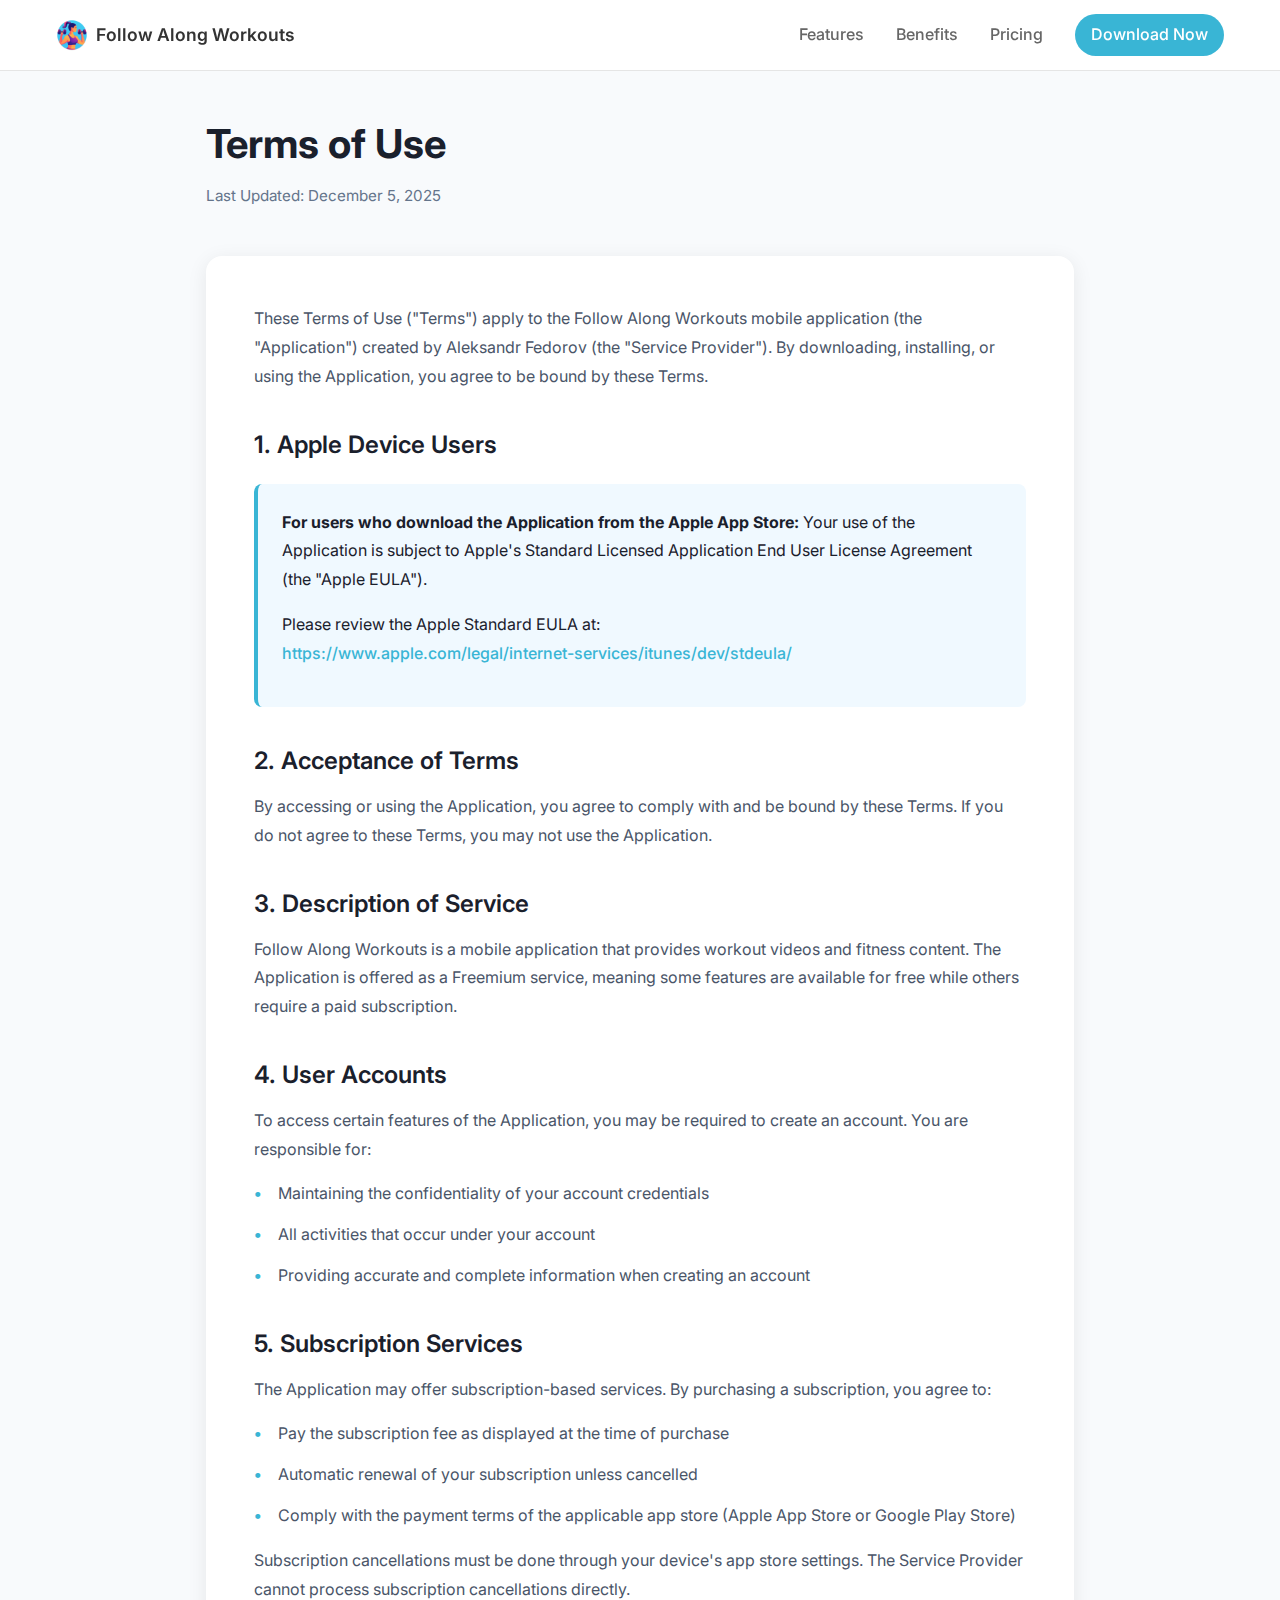
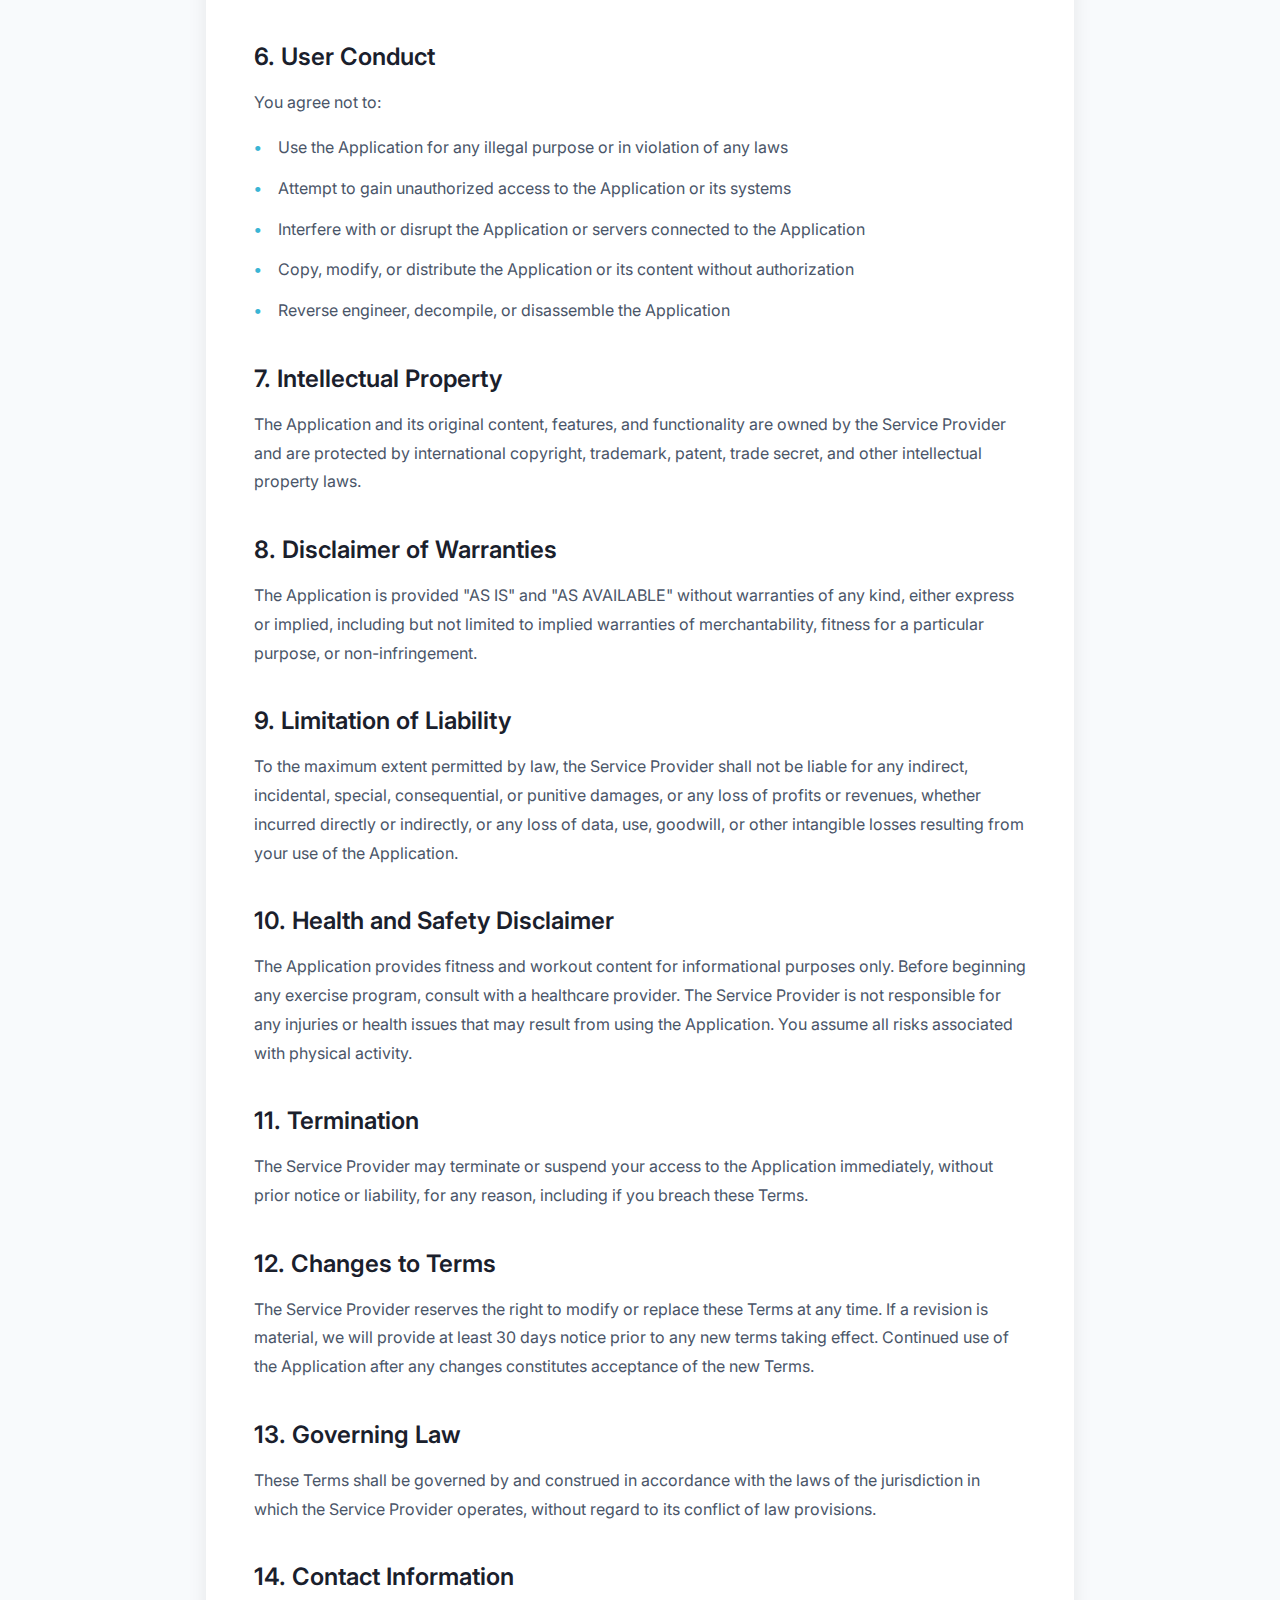
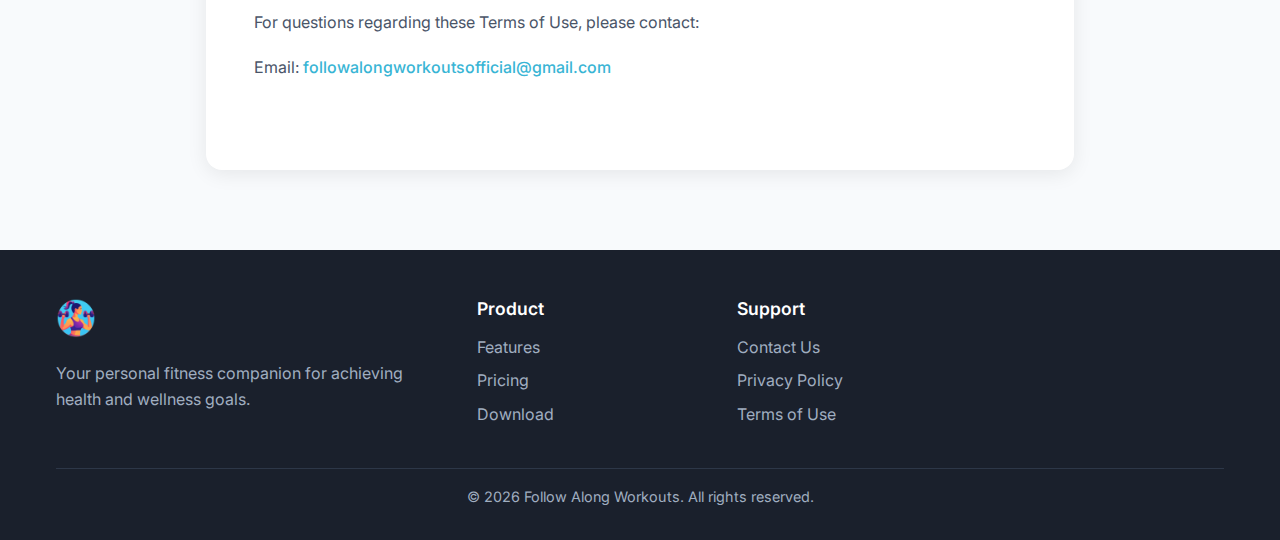
<file: terms-of-use.html>
<!DOCTYPE html>
<html lang="en">
	<head>
		<meta charset="UTF-8" />
		<meta name="viewport" content="width=device-width, initial-scale=1.0" />
		<title>Terms of Use - Follow Along Workouts</title>
		<meta name="description" content="Terms of Use for Follow Along Workouts app" />
		<link rel="stylesheet" href="styles.css" />
		<link rel="preconnect" href="https://fonts.googleapis.com" />
		<link rel="preconnect" href="https://fonts.gstatic.com" crossorigin />
		<link href="https://fonts.googleapis.com/css2?family=Inter:wght@300;400;500;600;700&display=swap" rel="stylesheet" />
		<link rel="icon" type="image/png" href="assets/favicon.png" />
		<link rel="apple-touch-icon" href="assets/favicon.png" />
		<style>
			.terms-of-use {
				padding: 120px 0 80px;
				background: #f8fafc;
				min-height: 100vh;
			}

			.terms-of-use__container {
				max-width: 900px;
				margin: 0 auto;
				padding: 0 1rem;
			}

			.terms-of-use__header {
				margin-bottom: 3rem;
			}

			.terms-of-use__title {
				font-size: 2.5rem;
				font-weight: 700;
				color: #1a202c;
				margin-bottom: 1rem;
			}

			.terms-of-use__last-updated {
				color: #64748b;
				font-size: 0.95rem;
			}

			.terms-of-use__content {
				background: white;
				padding: 3rem;
				border-radius: 16px;
				box-shadow: 0 4px 20px rgba(0, 0, 0, 0.08);
			}

			.terms-section {
				margin-bottom: 2.5rem;
			}

			.terms-section__title {
				font-size: 1.5rem;
				font-weight: 600;
				color: #1a202c;
				margin-bottom: 1rem;
			}

			.terms-section__text {
				color: #4a5568;
				line-height: 1.8;
				margin-bottom: 1rem;
			}

			.terms-section__list {
				list-style: none;
				padding-left: 0;
				margin-bottom: 1rem;
			}

			.terms-section__list-item {
				color: #4a5568;
				line-height: 1.8;
				margin-bottom: 0.75rem;
				padding-left: 1.5rem;
				position: relative;
			}

			.terms-section__list-item:before {
				content: '•';
				position: absolute;
				left: 0;
				color: #39b5d5;
				font-weight: bold;
			}

			.terms-section__subtitle {
				font-size: 1.2rem;
				font-weight: 600;
				color: #1a202c;
				margin-top: 1.5rem;
				margin-bottom: 0.75rem;
			}

			.terms-section__link {
				color: #39b5d5;
				text-decoration: none;
				transition: color 0.3s ease;
				font-weight: 500;
			}

			.terms-section__link:hover {
				color: #2a9bb8;
				text-decoration: underline;
			}

			.terms-section__eula-box {
				background: #f0f9ff;
				border-left: 4px solid #39b5d5;
				padding: 1.5rem;
				margin: 1.5rem 0;
				border-radius: 8px;
			}

			.terms-section__eula-text {
				color: #1a202c;
				line-height: 1.8;
				margin-bottom: 1rem;
			}

			@media (max-width: 768px) {
				.terms-of-use__title {
					font-size: 2rem;
				}

				.terms-of-use__content {
					padding: 2rem 1.5rem;
				}
			}

			@media (max-width: 480px) {
				.terms-of-use__title {
					font-size: 1.75rem;
				}

				.terms-of-use__content {
					padding: 1.5rem 1rem;
				}

				.terms-section__title {
					font-size: 1.25rem;
				}
			}
		</style>
	</head>
	<body>
		<!-- Navigation -->
		<nav class="nav">
			<div class="nav__container">
				<div class="nav__logo">
					<a href="index.html" style="display: flex; align-items: center; gap: 0.5rem; text-decoration: none; color: #333">
						<img src="assets/logo.png" alt="Follow Along Workouts" class="nav__logo-img" />
						<span class="nav__logo-text">Follow Along Workouts</span>
					</a>
				</div>
				<div class="nav__menu" id="nav-menu">
					<a href="index.html#features" class="nav__link">Features</a>
					<a href="index.html#benefits" class="nav__link">Benefits</a>
					<a href="index.html#pricing" class="nav__link">Pricing</a>
					<a href="index.html#download" class="nav__link nav__link--cta">Download Now</a>
				</div>
				<button class="nav__toggle" id="nav-toggle" aria-label="Toggle navigation">
					<span class="nav__toggle-line"></span>
					<span class="nav__toggle-line"></span>
					<span class="nav__toggle-line"></span>
				</button>
			</div>
		</nav>

		<!-- Terms of Use Section -->
		<section class="terms-of-use">
			<div class="terms-of-use__container">
				<div class="terms-of-use__header">
					<h1 class="terms-of-use__title">Terms of Use</h1>
					<p class="terms-of-use__last-updated">Last Updated: December 5, 2025</p>
				</div>

				<div class="terms-of-use__content">
					<div class="terms-section">
						<p class="terms-section__text">
							These Terms of Use ("Terms") apply to the Follow Along Workouts mobile application (the "Application") created by Aleksandr Fedorov (the "Service Provider"). By downloading, installing, or using the Application, you agree to be bound by these Terms.
						</p>
					</div>

					<div class="terms-section">
						<h2 class="terms-section__title">1. Apple Device Users</h2>
						<div class="terms-section__eula-box">
							<p class="terms-section__eula-text">
								<strong>For users who download the Application from the Apple App Store:</strong> Your use of the Application is subject to Apple's Standard Licensed Application End User License Agreement (the "Apple EULA"). 
							</p>
							<p class="terms-section__eula-text">
								Please review the Apple Standard EULA at:
								<br />
								<a href="https://www.apple.com/legal/internet-services/itunes/dev/stdeula/" target="_blank" rel="noopener noreferrer" class="terms-section__link">
									https://www.apple.com/legal/internet-services/itunes/dev/stdeula/
								</a>
							</p>
						</div>
					</div>

					<div class="terms-section">
						<h2 class="terms-section__title">2. Acceptance of Terms</h2>
						<p class="terms-section__text">
							By accessing or using the Application, you agree to comply with and be bound by these Terms. If you do not agree to these Terms, you may not use the Application.
						</p>
					</div>

					<div class="terms-section">
						<h2 class="terms-section__title">3. Description of Service</h2>
						<p class="terms-section__text">
							Follow Along Workouts is a mobile application that provides workout videos and fitness content. The Application is offered as a Freemium service, meaning some features are available for free while others require a paid subscription.
						</p>
					</div>

					<div class="terms-section">
						<h2 class="terms-section__title">4. User Accounts</h2>
						<p class="terms-section__text">
							To access certain features of the Application, you may be required to create an account. You are responsible for:
						</p>
						<ul class="terms-section__list">
							<li class="terms-section__list-item">Maintaining the confidentiality of your account credentials</li>
							<li class="terms-section__list-item">All activities that occur under your account</li>
							<li class="terms-section__list-item">Providing accurate and complete information when creating an account</li>
						</ul>
					</div>

					<div class="terms-section">
						<h2 class="terms-section__title">5. Subscription Services</h2>
						<p class="terms-section__text">
							The Application may offer subscription-based services. By purchasing a subscription, you agree to:
						</p>
						<ul class="terms-section__list">
							<li class="terms-section__list-item">Pay the subscription fee as displayed at the time of purchase</li>
							<li class="terms-section__list-item">Automatic renewal of your subscription unless cancelled</li>
							<li class="terms-section__list-item">Comply with the payment terms of the applicable app store (Apple App Store or Google Play Store)</li>
						</ul>
						<p class="terms-section__text">
							Subscription cancellations must be done through your device's app store settings. The Service Provider cannot process subscription cancellations directly.
						</p>
					</div>

					<div class="terms-section">
						<h2 class="terms-section__title">6. User Conduct</h2>
						<p class="terms-section__text">You agree not to:</p>
						<ul class="terms-section__list">
							<li class="terms-section__list-item">Use the Application for any illegal purpose or in violation of any laws</li>
							<li class="terms-section__list-item">Attempt to gain unauthorized access to the Application or its systems</li>
							<li class="terms-section__list-item">Interfere with or disrupt the Application or servers connected to the Application</li>
							<li class="terms-section__list-item">Copy, modify, or distribute the Application or its content without authorization</li>
							<li class="terms-section__list-item">Reverse engineer, decompile, or disassemble the Application</li>
						</ul>
					</div>

					<div class="terms-section">
						<h2 class="terms-section__title">7. Intellectual Property</h2>
						<p class="terms-section__text">
							The Application and its original content, features, and functionality are owned by the Service Provider and are protected by international copyright, trademark, patent, trade secret, and other intellectual property laws.
						</p>
					</div>

					<div class="terms-section">
						<h2 class="terms-section__title">8. Disclaimer of Warranties</h2>
						<p class="terms-section__text">
							The Application is provided "AS IS" and "AS AVAILABLE" without warranties of any kind, either express or implied, including but not limited to implied warranties of merchantability, fitness for a particular purpose, or non-infringement.
						</p>
					</div>

					<div class="terms-section">
						<h2 class="terms-section__title">9. Limitation of Liability</h2>
						<p class="terms-section__text">
							To the maximum extent permitted by law, the Service Provider shall not be liable for any indirect, incidental, special, consequential, or punitive damages, or any loss of profits or revenues, whether incurred directly or indirectly, or any loss of data, use, goodwill, or other intangible losses resulting from your use of the Application.
						</p>
					</div>

					<div class="terms-section">
						<h2 class="terms-section__title">10. Health and Safety Disclaimer</h2>
						<p class="terms-section__text">
							The Application provides fitness and workout content for informational purposes only. Before beginning any exercise program, consult with a healthcare provider. The Service Provider is not responsible for any injuries or health issues that may result from using the Application. You assume all risks associated with physical activity.
						</p>
					</div>

					<div class="terms-section">
						<h2 class="terms-section__title">11. Termination</h2>
						<p class="terms-section__text">
							The Service Provider may terminate or suspend your access to the Application immediately, without prior notice or liability, for any reason, including if you breach these Terms.
						</p>
					</div>

					<div class="terms-section">
						<h2 class="terms-section__title">12. Changes to Terms</h2>
						<p class="terms-section__text">
							The Service Provider reserves the right to modify or replace these Terms at any time. If a revision is material, we will provide at least 30 days notice prior to any new terms taking effect. Continued use of the Application after any changes constitutes acceptance of the new Terms.
						</p>
					</div>

					<div class="terms-section">
						<h2 class="terms-section__title">13. Governing Law</h2>
						<p class="terms-section__text">
							These Terms shall be governed by and construed in accordance with the laws of the jurisdiction in which the Service Provider operates, without regard to its conflict of law provisions.
						</p>
					</div>

					<div class="terms-section">
						<h2 class="terms-section__title">14. Contact Information</h2>
						<p class="terms-section__text">For questions regarding these Terms of Use, please contact:</p>
						<p class="terms-section__text">
							Email:
							<a href="mailto:followalongworkoutsofficial@gmail.com" class="terms-section__link">followalongworkoutsofficial@gmail.com</a>
						</p>
					</div>
				</div>
			</div>
		</section>

		<!-- Footer -->
		<footer class="footer">
			<div class="footer__container">
				<div class="footer__content">
					<div class="footer__brand">
						<img src="assets/logo.png" alt="Follow Along Workouts" class="footer__logo" />
						<p class="footer__description">Your personal fitness companion for achieving health and wellness goals.</p>
					</div>
					<div class="footer__links">
						<div class="footer__column">
							<h4 class="footer__column-title">Product</h4>
							<a href="index.html#features" class="footer__link">Features</a>
							<a href="index.html#pricing" class="footer__link">Pricing</a>
							<a href="index.html#download" class="footer__link">Download</a>
						</div>
						<div class="footer__column">
							<h4 class="footer__column-title">Support</h4>
							<a href="contact-us.html" class="footer__link">Contact Us</a>
							<a href="privacy-policy.html" class="footer__link">Privacy Policy</a>
							<a href="terms-of-use.html" class="footer__link">Terms of Use</a>
						</div>
					</div>
				</div>
				<div class="footer__bottom">
					<p class="footer__copyright">© <span id="current-year">2025</span> Follow Along Workouts. All rights reserved.</p>
				</div>
			</div>
		</footer>

		<script src="script.js"></script>
	</body>
</html>
</file>
<file: styles.css>
/* Reset and Base Styles */
* {
	margin: 0;
	padding: 0;
	box-sizing: border-box;
}

*,
*::before,
*::after {
	box-sizing: border-box;
}

/* Prevent horizontal overflow on all elements */
* {
	max-width: 100%;
}

/* Ensure no element can cause horizontal scroll */
* {
	word-wrap: break-word;
	overflow-wrap: break-word;
}

/* Prevent specific elements from causing overflow */
img,
video,
iframe,
canvas,
svg {
	max-width: 100%;
	height: auto;
}

/* Ensure all containers respect viewport width */
.container,
.hero__container,
.features__container,
.benefits__container,
.pricing__container,
.download__container,
.footer__container {
	width: 100%;
	max-width: 100vw;
	box-sizing: border-box;
}

html {
	scroll-behavior: smooth;
	overflow-x: hidden;
}

body {
	font-family: 'Inter', -apple-system, BlinkMacSystemFont, 'Segoe UI', Roboto, sans-serif;
	line-height: 1.6;
	color: #333;
	background-color: #ffffff;
	overflow-x: hidden;
	width: 100%;
	max-width: 100vw;
}

/* Typography */
h1,
h2,
h3,
h4,
h5,
h6 {
	font-weight: 600;
	line-height: 1.2;
	margin-bottom: 1rem;
}

p {
	margin-bottom: 1rem;
}

/* Container */
.container {
	max-width: 1200px;
	margin: 0 auto;
	padding: 0 1rem;
	width: 100%;
	box-sizing: border-box;
}

/* Navigation */
.nav {
	position: fixed;
	top: 0;
	left: 0;
	right: 0;
	background: rgba(255, 255, 255, 0.95);
	backdrop-filter: blur(10px);
	border-bottom: 1px solid rgba(0, 0, 0, 0.1);
	z-index: 1000;
	transition: all 0.3s ease;
}

.nav__container {
	max-width: 1200px;
	margin: 0 auto;
	padding: 0 1rem;
	display: flex;
	justify-content: space-between;
	align-items: center;
	height: 70px;
}

.nav__logo {
	display: flex;
	align-items: center;
	gap: 0.5rem;
	text-decoration: none;
	color: #333;
}

.nav__logo-img {
	width: 32px;
	height: 32px;
}

.nav__logo-text {
	font-weight: 600;
	font-size: 1.1rem;
}

.nav__menu {
	display: flex;
	align-items: center;
	gap: 2rem;
}

.nav__link {
	text-decoration: none;
	color: #666;
	font-weight: 500;
	transition: color 0.3s ease;
}

.nav__link:hover {
	color: #39b5d5;
}

.nav__link--cta {
	background: #39b5d5;
	color: white;
	padding: 0.5rem 1rem;
	border-radius: 25px;
	transition: all 0.3s ease;
}

.nav__link--cta:hover {
	background: #2a9bb8;
	color: white;
}

.nav__toggle {
	display: none;
	flex-direction: column;
	gap: 4px;
	background: none;
	border: none;
	cursor: pointer;
	padding: 0.5rem;
}

.nav__toggle-line {
	width: 25px;
	height: 3px;
	background: #333;
	transition: all 0.3s ease;
}

/* Hero Section */
.hero {
	padding: 120px 0 80px;
	background: linear-gradient(135deg, #f8fafc 0%, #e2e8f0 100%);
	min-height: 100vh;
	display: flex;
	align-items: center;
}

.hero__container {
	max-width: 1200px;
	margin: 0 auto;
	padding: 0 1rem;
	display: grid;
	grid-template-columns: 1fr 1fr;
	gap: 4rem;
	align-items: center;
	width: 100%;
	box-sizing: border-box;
}

.hero__title {
	font-size: 3.5rem;
	font-weight: 700;
	line-height: 1.1;
	margin-bottom: 1.5rem;
	color: #1a202c;
}

.hero__title--highlight {
	color: #39b5d5;
	background: linear-gradient(135deg, #39b5d5, #3dc2ff);
	-webkit-background-clip: text;
	-webkit-text-fill-color: transparent;
	background-clip: text;
}

.hero__description {
	font-size: 1.25rem;
	color: #64748b;
	margin-bottom: 2rem;
	line-height: 1.6;
}

.hero__buttons {
	display: flex;
	gap: 1rem;
	margin-bottom: 3rem;
	flex-wrap: wrap;
}

.hero__stats {
	display: flex;
	gap: 2rem;
	flex-wrap: wrap;
}

.hero__stat {
	text-align: center;
}

.hero__stat-number {
	display: block;
	font-size: 2rem;
	font-weight: 700;
	color: #39b5d5;
}

.hero__stat-label {
	font-size: 0.9rem;
	color: #64748b;
}

.hero__image {
	display: flex;
	justify-content: center;
	align-items: center;
}

.hero__img {
	max-width: 100%;
	height: auto;
	border-radius: 20px;
	box-shadow: 0 25px 50px rgba(0, 0, 0, 0.15);
}

/* Screenshots Carousel Section */
.screenshots {
	padding: 80px 0;
	background: #f8fafc;
}

.screenshots__container {
	max-width: 1200px;
	margin: 0 auto;
	padding: 0 1rem;
}

.screenshots__header {
	text-align: center;
	margin-bottom: 4rem;
}

.screenshots__title {
	font-size: 2.5rem;
	color: #1a202c;
	margin-bottom: 1rem;
}

.screenshots__subtitle {
	font-size: 1.25rem;
	color: #64748b;
	max-width: 600px;
	margin: 0 auto;
}

.carousel {
	position: relative;
	max-width: 800px;
	margin: 0 auto;
}

@media (min-width: 768px) {
	.carousel {
		max-width: 204px;
	}
}

.carousel__track-container {
	position: relative;
	overflow: hidden;
	border-radius: 20px;
	box-shadow: 0 25px 50px rgba(0, 0, 0, 0.15);
	background: white;
	display: flex;
	justify-content: center;
}

@media (min-width: 768px) {
	.carousel__track-container {
		width: 204px;
	}
}

.carousel__track {
	display: flex;
	transition: transform 0.5s ease-in-out;
	will-change: transform;
}

.carousel__slide {
	min-width: 100%;
	position: relative;
	opacity: 0;
	transition: opacity 0.5s ease-in-out;
	flex-shrink: 0;
	display: flex;
	align-items: center;
	justify-content: center;
}

@media (min-width: 768px) {
	.carousel__slide {
		min-width: 204px;
		width: 204px;
	}
}

.carousel__slide--active {
	opacity: 1;
}

.carousel__image {
	width: 100%;
	height: auto;
	display: block;
	object-fit: contain;
}

.carousel__button {
	position: absolute;
	top: 50%;
	transform: translateY(-50%);
	background: rgba(255, 255, 255, 0.9);
	border: none;
	border-radius: 50%;
	width: 50px;
	height: 50px;
	display: flex;
	align-items: center;
	justify-content: center;
	cursor: pointer;
	z-index: 10;
	transition: all 0.3s ease;
	box-shadow: 0 4px 15px rgba(0, 0, 0, 0.1);
	color: #39b5d5;
}

.carousel__button:hover {
	background: #39b5d5;
	color: white;
	box-shadow: 0 6px 20px rgba(57, 181, 213, 0.3);
	transform: translateY(-50%) scale(1.1);
}

.carousel__button--prev {
	left: -25px;
}

.carousel__button--next {
	right: -25px;
}

.carousel__nav {
	display: flex;
	justify-content: center;
	gap: 0.75rem;
	margin-top: 2rem;
}

.carousel__indicator {
	width: 12px;
	height: 12px;
	border-radius: 50%;
	border: none;
	background: #cbd5e0;
	cursor: pointer;
	transition: all 0.3s ease;
	padding: 0;
}

.carousel__indicator:hover {
	background: #39b5d5;
	transform: scale(1.2);
}

.carousel__indicator--active {
	background: #39b5d5;
	width: 32px;
	border-radius: 6px;
}

/* Buttons */
.btn {
	display: inline-flex;
	align-items: center;
	gap: 0.5rem;
	padding: 0.75rem 1.5rem;
	border-radius: 50px;
	text-decoration: none;
	font-weight: 600;
	transition: all 0.3s ease;
	border: none;
	cursor: pointer;
	font-size: 1rem;
}

.btn--primary {
	background: #39b5d5;
	color: white;
}

.btn--primary:hover {
	background: #2a9bb8;
	box-shadow: 0 10px 25px rgba(57, 181, 213, 0.3);
}

.btn--secondary {
	background: transparent;
	color: #39b5d5;
}

.btn--secondary:hover {
	background: #39b5d5;
}

.btn--large {
	padding: 1rem 2rem;
	font-size: 1.1rem;
}

.btn__icon {
	width: 20px;
	height: 20px;
}

/* Features Section */
.features {
	padding: 80px 0;
	background: white;
}

.features__container {
	max-width: 1200px;
	margin: 0 auto;
	padding: 0 1rem;
}

.features__header {
	text-align: center;
	margin-bottom: 4rem;
}

.features__title {
	font-size: 2.5rem;
	color: #1a202c;
	margin-bottom: 1rem;
}

.features__subtitle {
	font-size: 1.25rem;
	color: #64748b;
	max-width: 600px;
	margin: 0 auto;
}

.features__grid {
	display: grid;
	grid-template-columns: repeat(auto-fit, minmax(250px, 1fr));
	gap: 2rem;
	width: 100%;
	overflow: hidden;
}

.feature-card {
	background: white;
	padding: 2rem;
	border-radius: 16px;
	box-shadow: 0 4px 20px rgba(0, 0, 0, 0.08);
	border: 1px solid #e2e8f0;
}

.feature-card:hover {
	box-shadow: 0 20px 40px rgba(0, 0, 0, 0.12);
}

.feature-card__icon {
	width: 60px;
	height: 60px;
	background: linear-gradient(135deg, #39b5d5, #3dc2ff);
	border-radius: 16px;
	display: flex;
	align-items: center;
	justify-content: center;
	margin-bottom: 1.5rem;
}

.feature-card__icon-img {
	width: 30px;
	height: 30px;
	filter: brightness(0) invert(1);
}

.feature-card__title {
	font-size: 1.25rem;
	color: #1a202c;
	margin-bottom: 1rem;
}

.feature-card__description {
	color: #64748b;
	line-height: 1.6;
}

/* Benefits Section */
.benefits {
	padding: 80px 0;
	background: #f8fafc;
}

.benefits__container {
	max-width: 1200px;
	margin: 0 auto;
	padding: 0 1rem;
	display: grid;
	grid-template-columns: 1fr 1fr;
	gap: 4rem;
	align-items: center;
}

.benefits__title {
	font-size: 2.5rem;
	color: #1a202c;
	margin-bottom: 1.5rem;
}

.benefits__description {
	font-size: 1.25rem;
	color: #64748b;
	margin-bottom: 2rem;
	line-height: 1.6;
}

.benefits__list {
	display: flex;
	flex-direction: column;
	gap: 1.5rem;
}

.benefit-item {
	display: flex;
	align-items: flex-start;
	gap: 1rem;
}

.benefit-item__icon {
	width: 24px;
	height: 24px;
	background: #39b5d5;
	border-radius: 50%;
	display: flex;
	align-items: center;
	justify-content: center;
	flex-shrink: 0;
	margin-top: 0.25rem;
}

.benefit-item__icon-img {
	width: 12px;
	height: 12px;
	filter: brightness(0) invert(1);
}

.benefit-item__title {
	font-size: 1.1rem;
	color: #1a202c;
	margin-bottom: 0.5rem;
}

.benefit-item__description {
	color: #64748b;
	font-size: 0.95rem;
}

.benefits__image {
	display: flex;
	justify-content: center;
	align-items: center;
}

.benefits__img {
	max-width: 100%;
	height: auto;
	border-radius: 20px;
	box-shadow: 0 25px 50px rgba(0, 0, 0, 0.1);
}

/* Pricing Section */
.pricing {
	padding: 80px 0;
	background: white;
}

.pricing__container {
	max-width: 1200px;
	margin: 0 auto;
	padding: 0 1rem;
}

.pricing__header {
	text-align: center;
	margin-bottom: 4rem;
}

.pricing__title {
	font-size: 2.5rem;
	color: #1a202c;
	margin-bottom: 1rem;
}

.pricing__subtitle {
	font-size: 1.25rem;
	color: #64748b;
	max-width: 600px;
	margin: 0 auto;
}

.pricing__grid {
	display: grid;
	grid-template-columns: repeat(auto-fit, minmax(280px, 1fr));
	gap: 1.5rem;
	max-width: 1200px;
	margin: 0 auto;
	width: 100%;
}

.pricing-card {
	background: white;
	border: 2px solid #e2e8f0;
	border-radius: 20px;
	padding: 2rem;
	text-align: center;
	position: relative;
}

.pricing-card--featured {
	border-color: #39b5d5;
}

.pricing-card__badge {
	position: absolute;
	top: -18px;
	left: 50%;
	background: #39b5d5;
	color: white;
	padding: 0.5rem 1rem;
	border-radius: 20px;
	font-size: 0.9rem;
	font-weight: 600;
	transform: translateX(-50%);
}

.pricing-card__title {
	font-size: 1.5rem;
	color: #1a202c;
	margin-bottom: 1rem;
}

.pricing-card__price {
	display: flex;
	align-items: baseline;
	justify-content: center;
	gap: 0.25rem;
	margin-bottom: 1rem;
}

.pricing-card__currency {
	font-size: 1.5rem;
	color: #64748b;
}

.pricing-card__amount {
	font-size: 3rem;
	font-weight: 700;
	color: #1a202c;
}

.pricing-card__period {
	font-size: 1rem;
	color: #64748b;
}

.pricing-card__savings {
	background: #f0f9ff;
	color: #39b5d5;
	padding: 0.25rem 0.75rem;
	border-radius: 12px;
	font-size: 0.9rem;
	font-weight: 600;
	display: inline-block;
	margin-bottom: 1.5rem;
}

.pricing-card__features {
	margin-bottom: 2rem;
}

.pricing-card__feature {
	display: flex;
	align-items: center;
	gap: 0.75rem;
	margin-bottom: 1rem;
	text-align: left;
}

.pricing-card__feature-icon {
	width: 20px;
	height: 20px;
	filter: brightness(0) saturate(100%) invert(67%) sepia(69%) saturate(750%) hue-rotate(170deg) brightness(95%) contrast(88%);
}

.pricing-card__button {
	display: block;
	width: 100%;
	background: #39b5d5;
	color: white;
	padding: 1rem;
	border-radius: 12px;
	text-decoration: none;
	font-weight: 600;
}

.pricing-card__button:hover {
	background: #2a9bb8;
}

/* Download Section */
.download {
	padding: 80px 0;
	background: linear-gradient(135deg, #39b5d5 0%, #3dc2ff 100%);
	color: white;
	text-align: center;
}

.download__container {
	max-width: 800px;
	margin: 0 auto;
	padding: 0 1rem;
}

.download__title {
	font-size: 2.5rem;
	margin-bottom: 1.5rem;
}

.download__description {
	font-size: 1.25rem;
	margin-bottom: 2rem;
	opacity: 0.9;
}

.download__buttons {
	display: flex;
	gap: 1rem;
	justify-content: center;
	margin-bottom: 2rem;
	flex-wrap: wrap;
}

.download__button {
	background: white;
	color: #39b5d5;
}

.download__button:hover {
	background: #f8fafc;
	transform: translateY(-2px);
}

.download__button--disabled {
	opacity: 0.6;
	cursor: not-allowed;
	pointer-events: none;
}

.download__button--disabled:hover {
	transform: none;
	background: white;
}

.download__features {
	display: flex;
	gap: 2rem;
	justify-content: center;
	flex-wrap: wrap;
}

.download__feature {
	display: flex;
	align-items: center;
	gap: 0.5rem;
	font-size: 0.95rem;
}

.download__feature-icon {
	width: 16px;
	height: 16px;
	filter: brightness(0) invert(1);
}

/* Footer */
.footer {
	background: #1a202c;
	color: white;
	padding: 3rem 0 1rem;
}

.footer__container {
	max-width: 1200px;
	margin: 0 auto;
	padding: 0 1rem;
}

.footer__content {
	display: grid;
	grid-template-columns: 1fr 2fr;
	gap: 3rem;
	margin-bottom: 2rem;
}

.footer__logo {
	width: 40px;
	height: 40px;
	margin-bottom: 1rem;
}

.footer__description {
	color: #a0aec0;
	line-height: 1.6;
}

.footer__links {
	display: grid;
	grid-template-columns: repeat(3, 1fr);
	gap: 2rem;
}

.footer__column-title {
	font-size: 1.1rem;
	margin-bottom: 1rem;
	color: white;
}

.footer__link {
	display: block;
	color: #a0aec0;
	text-decoration: none;
	margin-bottom: 0.5rem;
	transition: color 0.3s ease;
}

.footer__link:hover {
	color: #39b5d5;
}

.footer__bottom {
	border-top: 1px solid #2d3748;
	padding-top: 1rem;
	text-align: center;
}

.footer__copyright {
	color: #a0aec0;
	font-size: 0.9rem;
}

/* Universal responsive grid fix */
.grid {
	display: grid;
	width: 100%;
	max-width: 100%;
	overflow: hidden;
}

/* Responsive Design */
@media (max-width: 768px) {
	.nav__menu {
		position: fixed;
		top: 70px;
		left: -100%;
		width: 100%;
		height: calc(100vh - 70px);
		background: white;
		flex-direction: column;
		justify-content: flex-start;
		align-items: center;
		padding: 2rem;
		transition: left 0.3s ease;
		box-shadow: 0 4px 20px rgba(0, 0, 0, 0.1);
	}

	.nav__menu.active {
		left: 0;
	}

	.nav__toggle {
		display: flex;
	}

	.nav__toggle.active .nav__toggle-line:nth-child(1) {
		transform: rotate(45deg) translate(5px, 5px);
	}

	.nav__toggle.active .nav__toggle-line:nth-child(2) {
		opacity: 0;
	}

	.nav__toggle.active .nav__toggle-line:nth-child(3) {
		transform: rotate(-45deg) translate(7px, -6px);
	}

	.hero__container {
		grid-template-columns: 1fr;
		text-align: center;
		gap: 2rem;
	}

	.hero__title {
		font-size: 2.5rem;
	}

	.hero__buttons {
		justify-content: center;
	}

	.hero__stats {
		justify-content: center;
	}

	.benefits__container {
		grid-template-columns: 1fr;
		gap: 2rem;
	}

	.benefits__title {
		font-size: 2rem;
	}

	.pricing__grid {
		grid-template-columns: 1fr;
		gap: 1rem;
	}

	.features__grid {
		grid-template-columns: 1fr;
		gap: 1.5rem;
	}

	.carousel__button {
		width: 40px;
		height: 40px;
	}

	.carousel__button--prev {
		left: 10px;
	}

	.carousel__button--next {
		right: 10px;
	}

	.screenshots__title {
		font-size: 2rem;
	}

	.download__buttons {
		flex-direction: column;
		align-items: center;
	}

	.download__button {
		width: 100%;
		max-width: 300px;
	}

	.footer__content {
		grid-template-columns: 1fr;
		gap: 2rem;
	}

	.footer__links {
		grid-template-columns: 1fr;
		gap: 1.5rem;
	}
}

@media (max-width: 480px) {
	.hero__title {
		font-size: 2rem;
	}

	.hero__description {
		font-size: 1.1rem;
	}

	.features__title,
	.benefits__title,
	.pricing__title,
	.download__title,
	.screenshots__title {
		font-size: 1.75rem;
	}

	.pricing-card__amount {
		font-size: 2.5rem;
	}

	.download__features {
		flex-direction: column;
		align-items: center;
	}
}

/* Specific breakpoint for 412px screens */
@media (max-width: 450px) {
	.pricing__grid {
		grid-template-columns: 1fr;
		gap: 1rem;
	}

	.features__grid {
		grid-template-columns: 1fr;
		gap: 1.5rem;
	}

	.hero__title {
		font-size: 1.6rem;
		line-height: 1.2;
		word-wrap: break-word;
		overflow-wrap: break-word;
	}

	.hero__description {
		font-size: 0.95rem;
		line-height: 1.4;
	}

	.hero__buttons {
		flex-direction: column;
		align-items: center;
		gap: 0.75rem;
		width: 100%;
	}

	.hero__buttons .btn {
		width: 100%;
		max-width: 280px;
		justify-content: center;
	}

	.hero__stats {
		flex-direction: column;
		gap: 1rem;
		align-items: center;
	}

	.nav__container {
		padding: 0 0.75rem;
	}

	.nav__logo-text {
		font-size: 0.9rem;
	}

	.features__title,
	.benefits__title,
	.pricing__title,
	.download__title,
	.screenshots__title {
		font-size: 1.4rem;
		line-height: 1.2;
	}

	.carousel__button {
		width: 35px;
		height: 35px;
	}

	.carousel__button--prev {
		left: 5px;
	}

	.carousel__button--next {
		right: 5px;
	}

	.pricing-card {
		padding: 1.25rem;
	}

	.pricing-card__amount {
		font-size: 2rem;
	}

	.feature-card {
		padding: 1.25rem;
	}

	.benefit-item {
		flex-direction: column;
		text-align: center;
		gap: 0.75rem;
	}

	.benefit-item__icon {
		align-self: center;
	}

	/* Ensure all containers don't overflow */
	.hero__container,
	.features__container,
	.benefits__container,
	.pricing__container,
	.download__container,
	.footer__container {
		padding-left: 0.75rem;
		padding-right: 0.75rem;
		width: 100%;
		box-sizing: border-box;
	}
}

/* Extra small screens - prevent any overflow */
@media (max-width: 420px) {
	.hero__title {
		font-size: 1.4rem;
	}

	.hero__description {
		font-size: 0.9rem;
	}

	.features__title,
	.benefits__title,
	.pricing__title,
	.download__title,
	.screenshots__title {
		font-size: 1.2rem;
	}

	.hero__container,
	.features__container,
	.benefits__container,
	.pricing__container,
	.download__container,
	.footer__container {
		padding-left: 0.5rem;
		padding-right: 0.5rem;
	}

	.nav__container {
		padding: 0 0.5rem;
	}

	.pricing-card,
	.feature-card {
		padding: 1rem;
	}

	.hero__buttons .btn {
		max-width: 250px;
		font-size: 0.9rem;
		padding: 0.75rem 1rem;
	}
}

/* Animations */
@keyframes fadeInUp {
	from {
		opacity: 0;
		transform: translateY(30px);
	}
	to {
		opacity: 1;
		transform: translateY(0);
	}
}

.feature-card,
.benefit-item,
.pricing-card {
	animation: fadeInUp 0.6s ease-out;
}

/* Smooth scrolling for anchor links */
html {
	scroll-behavior: smooth;
}

/* Focus styles for accessibility */
.btn:focus,
.nav__link:focus {
	outline: 2px solid #39b5d5;
	outline-offset: 2px;
}

/* Loading states */
.btn:disabled {
	opacity: 0.6;
	cursor: not-allowed;
}

/* High contrast mode support */
@media (prefers-contrast: high) {
	.hero__title--highlight {
		color: #000;
		background: none;
		-webkit-text-fill-color: initial;
	}
}
</file>
